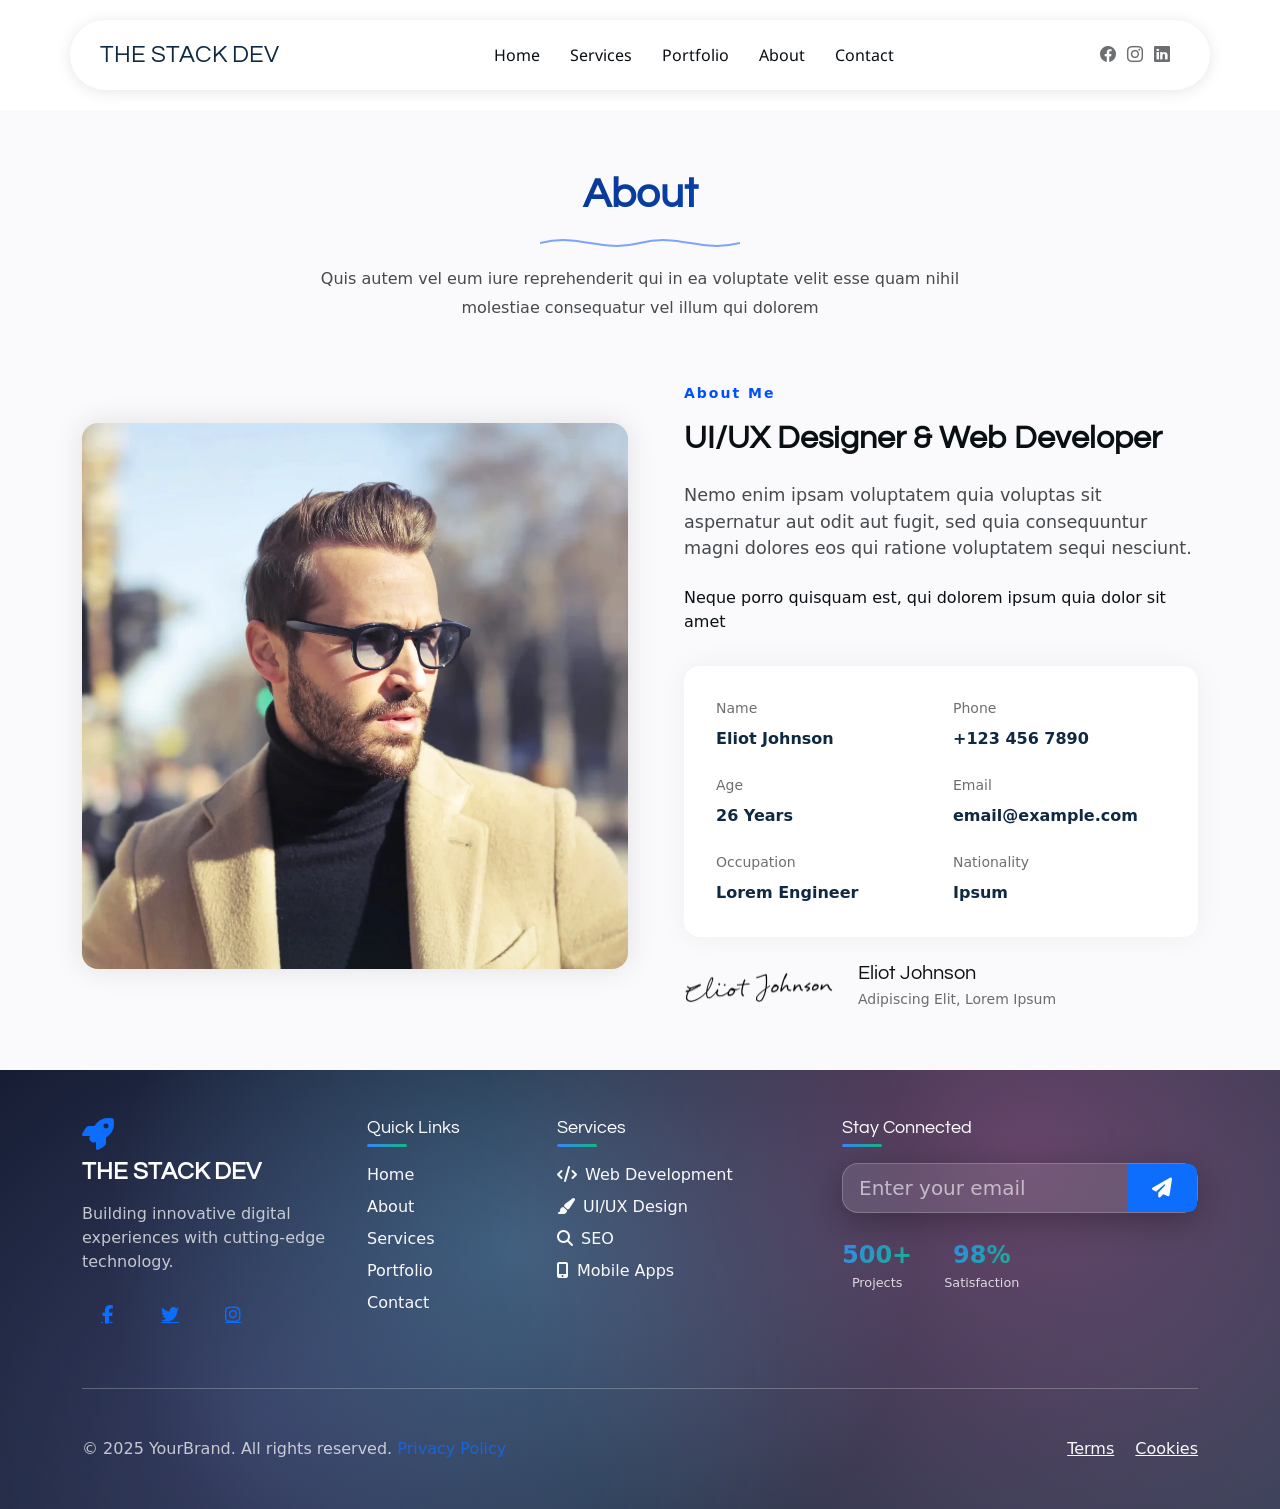
<file: about.html>
<!DOCTYPE html>
<html lang="en">

<head>
    <meta charset="utf-8">
    <meta content="width=device-width, initial-scale=1.0" name="viewport">
    <title>Index - EasyFolio Bootstrap Template</title>
    <meta name="description" content="">
    <meta name="keywords" content="">

    <!-- Favicons -->
    <link href="assets/img/favicon.png" rel="icon">
    <link href="assets/img/apple-touch-icon.png" rel="apple-touch-icon">

    <!-- Fonts -->
    <link href="https://fonts.googleapis.com" rel="preconnect">
    <link href="https://fonts.gstatic.com" rel="preconnect" crossorigin>
    <link
        href="https://fonts.googleapis.com/css2?family=Roboto:ital,wght@0,100;0,300;0,400;0,500;0,700;0,900;1,100;1,300;1,400;1,500;1,700;1,900&family=Noto+Sans:ital,wght@0,100;0,200;0,300;0,400;0,500;0,600;0,700;0,800;0,900;1,100;1,200;1,300;1,400;1,500;1,600;1,700;1,800;1,900&family=Questrial:wght@400&display=swap"
        rel="stylesheet">

    <!-- Vendor CSS Files -->
    <link href="assets/vendor/bootstrap/css/bootstrap.min.css" rel="stylesheet">
    <link href="assets/vendor/bootstrap-icons/bootstrap-icons.css" rel="stylesheet">
    <link href="assets/vendor/aos/aos.css" rel="stylesheet">
    <link href="assets/vendor/glightbox/css/glightbox.min.css" rel="stylesheet">
    <link href="assets/vendor/swiper/swiper-bundle.min.css" rel="stylesheet">

    <!-- Main CSS File -->
    <link href="assets/css/main.css" rel="stylesheet">
    <link href="https://cdn.jsdelivr.net/npm/bootstrap@5.3.3/dist/css/bootstrap.min.css" rel="stylesheet">
    <link href="https://cdnjs.cloudflare.com/ajax/libs/font-awesome/6.5.1/css/all.min.css" rel="stylesheet">
    <link href="https://cdnjs.cloudflare.com/ajax/libs/animate.css/4.1.1/animate.min.css" rel="stylesheet">
</head>

<body class="index-page">

    <header id="header" class="header d-flex align-items-center sticky-top">
        <div
            class="header-container container-fluid container-xl position-relative d-flex align-items-center justify-content-between">

            <a href="index.html" class="logo d-flex align-items-center me-auto me-xl-0" style="text-decoration: none;">
                <!-- Uncomment the line below if you also wish to use an image logo -->
                <!-- <img src="assets/img/logo.webp" alt=""> -->
                <h1 class="sitename">THE STACK DEV</h1>
            </a>

            <nav id="navmenu" class="navmenu">
                <ul>
                    <li><a href="./index.html" class="active">Home</a></li>
                    <li><a href="./service.html">Services</a></li>
                    <li><a href="./porfolio.html">Portfolio</a></li>
                    <li><a href="./about.html">About</a></li>
                    <li><a href="./contact.html">Contact</a></li>
                </ul>
                <i class="mobile-nav-toggle d-xl-none bi bi-list"></i>
            </nav>

            <div class="header-social-links">
                <a href="https://www.facebook.com/" class="facebook"><i class="bi bi-facebook"></i></a>
                <a href="https://www.instagram.com/" class="instagram"><i class="bi bi-instagram"></i></a>
                <a href="https://www.linkedin.com/" class="linkedin"><i class="bi bi-linkedin"></i></a>
            </div>

        </div>
    </header>

    <!-- About Section -->
    <section id="about" class="about section light-background">

        <!-- Section Title -->
        <div class="container section-title" data-aos="fade-up">
            <h2>About</h2>
            <div class="title-shape">
                <svg viewBox="0 0 200 20" xmlns="http://www.w3.org/2000/svg">
                    <path d="M 0,10 C 40,0 60,20 100,10 C 140,0 160,20 200,10" fill="none" stroke="currentColor"
                        stroke-width="2"></path>
                </svg>
            </div>
            <p>Quis autem vel eum iure reprehenderit qui in ea voluptate velit esse quam nihil molestiae consequatur vel
                illum qui dolorem</p>
        </div><!-- End Section Title -->

        <div class="container" data-aos="fade-up" data-aos-delay="100">

            <div class="row align-items-center">
                <div class="col-lg-6 position-relative" data-aos="fade-right" data-aos-delay="200">
                    <div class="about-image">
                        <img src="assets/img/profile/profile-square-2.webp" alt="Profile Image"
                            class="img-fluid rounded-4">
                    </div>
                </div>

                <div class="col-lg-6" data-aos="fade-left" data-aos-delay="300">
                    <div class="about-content">
                        <span class="subtitle">About Me</span>

                        <h2>UI/UX Designer &amp; Web Developer</h2>

                        <p class="lead mb-4">Nemo enim ipsam voluptatem quia voluptas sit aspernatur aut odit aut fugit,
                            sed quia
                            consequuntur magni dolores eos qui ratione voluptatem sequi nesciunt.</p>

                        <p class="mb-4">Neque porro quisquam est, qui dolorem ipsum quia dolor sit amet</p>

                        <div class="personal-info">
                            <div class="row g-4">
                                <div class="col-6">
                                    <div class="info-item">
                                        <span class="label">Name</span>
                                        <span class="value">Eliot Johnson</span>
                                    </div>
                                </div>

                                <div class="col-6">
                                    <div class="info-item">
                                        <span class="label">Phone</span>
                                        <span class="value">+123 456 7890</span>
                                    </div>
                                </div>

                                <div class="col-6">
                                    <div class="info-item">
                                        <span class="label">Age</span>
                                        <span class="value">26 Years</span>
                                    </div>
                                </div>

                                <div class="col-6">
                                    <div class="info-item">
                                        <span class="label">Email</span>
                                        <span class="value">email@example.com</span>
                                    </div>
                                </div>

                                <div class="col-6">
                                    <div class="info-item">
                                        <span class="label">Occupation</span>
                                        <span class="value">Lorem Engineer</span>
                                    </div>
                                </div>

                                <div class="col-6">
                                    <div class="info-item">
                                        <span class="label">Nationality</span>
                                        <span class="value">Ipsum</span>
                                    </div>
                                </div>
                            </div>
                        </div>

                        <div class="signature mt-4">
                            <div class="signature-image">
                                <img src="assets/img/misc/signature-1.webp" alt="" class="img-fluid">
                            </div>
                            <div class="signature-info">
                                <h4>Eliot Johnson</h4>
                                <p>Adipiscing Elit, Lorem Ipsum</p>
                            </div>
                        </div>
                    </div>
                </div>
            </div>

        </div>

    </section><!-- /About Section -->

    <!-- Footer -->
    <footer class="footer-modern position-relative overflow-hidden">
        <!-- Animated Background -->
        <div class="footer-bg-animation"></div>

        <div class="container py-5">
            <div class="row g-4">

                <!-- Brand Section -->
                <div class="col-lg-3 col-md-6">
                    <div class="footer-widget animate__animated animate__fadeInUp" data-wow-delay="0.1s">
                        <div class="brand-logo mb-3">
                            <i class="fas fa-rocket fa-2x text-primary mb-2"></i>
                            <h4 class="brand-name fw-bold">THE STACK DEV</h4>
                        </div>
                        <p class="text-light opacity-75 mb-3">
                            Building innovative digital experiences with cutting-edge technology.
                        </p>
                        <div class="social-links">
                            <a href="#"
                                class="btn-social btn-primary me-2 animate__animated animate__pulse animate__infinite animate__slower"><i
                                    class="fab fa-facebook-f"></i></a>
                            <a href="#" class="btn-social btn-info me-2"><i class="fab fa-twitter"></i></a>
                            <a href="#" class="btn-social btn-danger"><i class="fab fa-instagram"></i></a>
                        </div>
                    </div>
                </div>

                <!-- Quick Links -->
                <div class="col-lg-2 col-md-6">
                    <div class="footer-widget animate__animated animate__fadeInUp" data-wow-delay="0.2s">
                        <h6 class="widget-title text-white mb-4">Quick Links</h6>
                        <ul class="list-unstyled">
                            <li class="mb-2"><a href="./index.html"
                                    class="text-light text-decoration-none hover-link">Home</a>
                            </li>
                            <li class="mb-2"><a href="./about.html"
                                    class="text-light text-decoration-none hover-link">About</a>
                            </li>
                            <li class="mb-2"><a href="./service.html"
                                    class="text-light text-decoration-none hover-link">Services</a>
                            </li>
                            <li class="mb-2"><a href="./porfolio.html"
                                    class="text-light text-decoration-none hover-link">Portfolio</a></li>
                            <li class="mb-2"><a href="./contact.html" class="text-light text-decoration-none hover-link">Contact</a>
                            </li>
                        </ul>
                    </div>
                </div>

                <!-- Services -->
                <div class="col-lg-3 col-md-6">
                    <div class="footer-widget animate__animated animate__fadeInUp" data-wow-delay="0.3s">
                        <h6 class="widget-title text-white mb-4">Services</h6>
                        <ul class="list-unstyled">
                            <li class="mb-2"><a href="#" class="text-light text-decoration-none hover-link"><i
                                        class="fas fa-code me-2"></i>Web Development</a></li>
                            <li class="mb-2"><a href="#" class="text-light text-decoration-none hover-link"><i
                                        class="fas fa-paint-brush me-2"></i>UI/UX Design</a></li>
                            <li class="mb-2"><a href="#" class="text-light text-decoration-none hover-link"><i
                                        class="fas fa-search me-2"></i>SEO</a></li>
                            <li class="mb-2"><a href="#" class="text-light text-decoration-none hover-link"><i
                                        class="fas fa-mobile-alt me-2"></i>Mobile Apps</a></li>
                        </ul>
                    </div>
                </div>

                <!-- Newsletter & Feedback -->
                <div class="col-lg-4 col-md-6">
                    <div class="footer-widget animate__animated animate__fadeInUp" data-wow-delay="0.4s">
                        <h6 class="widget-title text-white mb-4">Stay Connected</h6>

                        <!-- Newsletter Form -->
                        <form id="newsletterForm" class="newsletter-form mb-4">
                            <div class="input-group input-group-lg glass-effect">
                                <input type="email" class="form-control border-0" placeholder="Enter your email"
                                    required>
                                <button class="btn btn-primary px-4" type="submit">
                                    <i class="fas fa-paper-plane"></i>
                                </button>
                            </div>
                            <div id="newsletterMsg" class="msg-text small mt-2"></div>
                        </form>

                        <!-- Quick Stats -->
                        <div class="stats-row">
                            <div class="stat-item">
                                <div class="stat-number">500+</div>
                                <div class="stat-label">Projects</div>
                            </div>
                            <div class="stat-item">
                                <div class="stat-number">98%</div>
                                <div class="stat-label">Satisfaction</div>
                            </div>
                        </div>
                    </div>
                </div>
            </div>

            <!-- Copyright -->
            <hr class="border-light opacity-25 my-5">
            <div class="row align-items-center">
                <div class="col-md-6">
                    <p class="text-light mb-0 opacity-75">
                        © 2025 YourBrand. All rights reserved.
                        <a href="#" class="text-primary text-decoration-none">Privacy Policy</a>
                    </p>
                </div>
                <div class="col-md-6 text-md-end">
                    <a href="#" class="text-light me-3 hover-link">Terms</a>
                    <a href="#" class="text-light hover-link">Cookies</a>
                </div>
            </div>
        </div>
    </footer>

    <!-- Scroll Top -->
    <a href="#" id="scroll-top" class="scroll-top d-flex align-items-center justify-content-center"><i
            class="bi bi-arrow-up-short"></i></a>

    <!-- Vendor JS Files -->
    <script src="assets/vendor/bootstrap/js/bootstrap.bundle.min.js"></script>
    <script src="assets/vendor/php-email-form/validate.js"></script>
    <script src="assets/vendor/aos/aos.js"></script>
    <script src="assets/vendor/waypoints/noframework.waypoints.js"></script>
    <script src="assets/vendor/glightbox/js/glightbox.min.js"></script>
    <script src="assets/vendor/imagesloaded/imagesloaded.pkgd.min.js"></script>
    <script src="assets/vendor/isotope-layout/isotope.pkgd.min.js"></script>
    <script src="assets/vendor/swiper/swiper-bundle.min.js"></script>

    <!-- Main JS File -->
    <script src="assets/js/main.js"></script>

    <!-- Scripts -->
    <script src="https://cdn.jsdelivr.net/npm/bootstrap@5.3.3/dist/js/bootstrap.bundle.min.js"></script>
    <script src="https://cdnjs.cloudflare.com/ajax/libs/wow/1.1.2/wow.min.js"></script>
    <script>
        // Initialize WOW animations
        new WOW().init();

        // Newsletter form handler
        document.getElementById('newsletterForm').addEventListener('submit', function (e) {
            e.preventDefault();
            const msg = document.getElementById('newsletterMsg');
            msg.textContent = '✓ Thank you for subscribing!';
            msg.className = 'msg-text small mt-2 text-success animate__animated animate__bounceIn';
            this.reset();
        });
    </script>

</body>

</html>
</file>
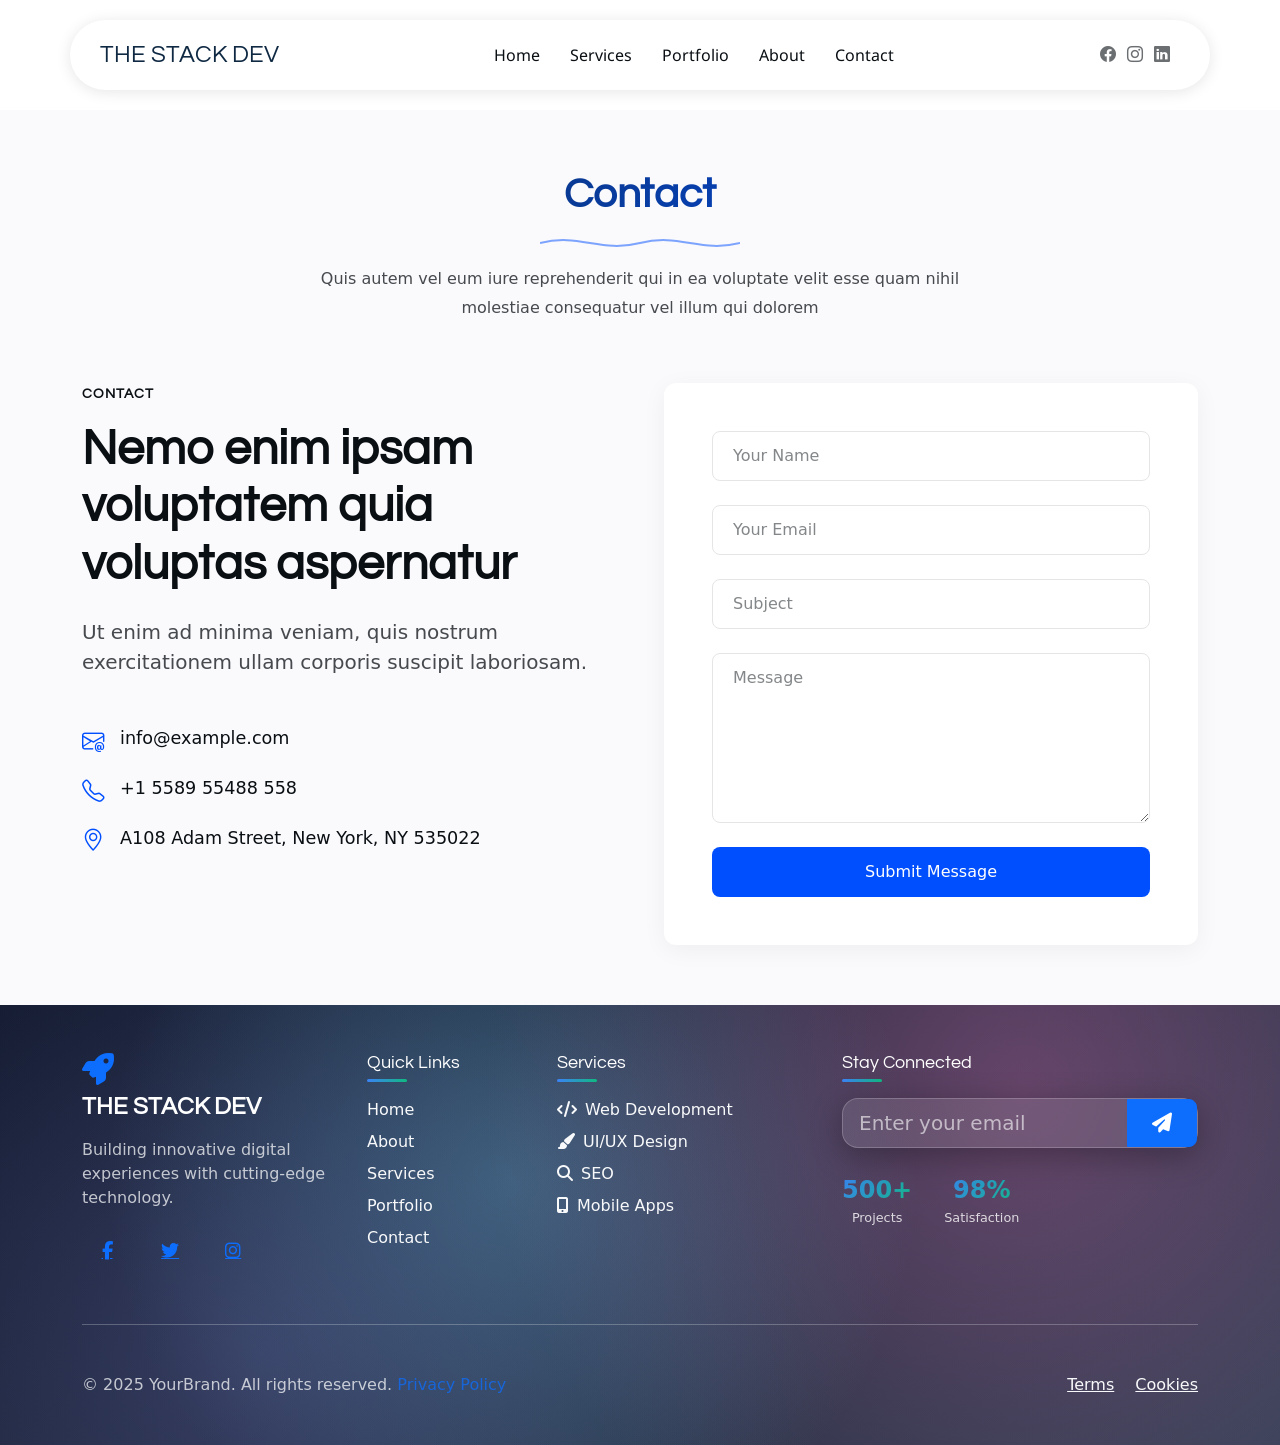
<file: contact.html>
<!DOCTYPE html>
<html lang="en">

<head>
    <meta charset="utf-8">
    <meta content="width=device-width, initial-scale=1.0" name="viewport">
    <title>Index - EasyFolio Bootstrap Template</title>
    <meta name="description" content="">
    <meta name="keywords" content="">

    <!-- Favicons -->
    <link href="assets/img/favicon.png" rel="icon">
    <link href="assets/img/apple-touch-icon.png" rel="apple-touch-icon">

    <!-- Fonts -->
    <link href="https://fonts.googleapis.com" rel="preconnect">
    <link href="https://fonts.gstatic.com" rel="preconnect" crossorigin>
    <link
        href="https://fonts.googleapis.com/css2?family=Roboto:ital,wght@0,100;0,300;0,400;0,500;0,700;0,900;1,100;1,300;1,400;1,500;1,700;1,900&family=Noto+Sans:ital,wght@0,100;0,200;0,300;0,400;0,500;0,600;0,700;0,800;0,900;1,100;1,200;1,300;1,400;1,500;1,600;1,700;1,800;1,900&family=Questrial:wght@400&display=swap"
        rel="stylesheet">

    <!-- Vendor CSS Files -->
    <link href="assets/vendor/bootstrap/css/bootstrap.min.css" rel="stylesheet">
    <link href="assets/vendor/bootstrap-icons/bootstrap-icons.css" rel="stylesheet">
    <link href="assets/vendor/aos/aos.css" rel="stylesheet">
    <link href="assets/vendor/glightbox/css/glightbox.min.css" rel="stylesheet">
    <link href="assets/vendor/swiper/swiper-bundle.min.css" rel="stylesheet">

    <!-- Main CSS File -->
    <link href="assets/css/main.css" rel="stylesheet">
    <link href="https://cdn.jsdelivr.net/npm/bootstrap@5.3.3/dist/css/bootstrap.min.css" rel="stylesheet">
    <link href="https://cdnjs.cloudflare.com/ajax/libs/font-awesome/6.5.1/css/all.min.css" rel="stylesheet">
    <link href="https://cdnjs.cloudflare.com/ajax/libs/animate.css/4.1.1/animate.min.css" rel="stylesheet">
</head>

<body class="index-page">

    <header id="header" class="header d-flex align-items-center sticky-top">
        <div
            class="header-container container-fluid container-xl position-relative d-flex align-items-center justify-content-between">

            <a href="index.html" class="logo d-flex align-items-center me-auto me-xl-0" style="text-decoration: none;">
                <!-- Uncomment the line below if you also wish to use an image logo -->
                <!-- <img src="assets/img/logo.webp" alt=""> -->
                <h1 class="sitename">THE STACK DEV</h1>
            </a>

            <nav id="navmenu" class="navmenu">
                <ul>
                    <li><a href="./index.html" class="active">Home</a></li>
                    <li><a href="./service.html">Services</a></li>
                    <li><a href="./porfolio.html">Portfolio</a></li>
                    <li><a href="./about.html">About</a></li>
                    <li><a href="./contact.html">Contact</a></li>
                </ul>
                <i class="mobile-nav-toggle d-xl-none bi bi-list"></i>
            </nav>

            <div class="header-social-links">
                <a href="https://www.facebook.com/" class="facebook"><i class="bi bi-facebook"></i></a>
                <a href="https://www.instagram.com/" class="instagram"><i class="bi bi-instagram"></i></a>
                <a href="https://www.linkedin.com/" class="linkedin"><i class="bi bi-linkedin"></i></a>
            </div>

        </div>
    </header>

    <!-- Contact Section -->
    <section id="contact" class="contact section light-background">

        <!-- Section Title -->
        <div class="container section-title" data-aos="fade-up">
            <h2>Contact</h2>
            <div class="title-shape">
                <svg viewBox="0 0 200 20" xmlns="http://www.w3.org/2000/svg">
                    <path d="M 0,10 C 40,0 60,20 100,10 C 140,0 160,20 200,10" fill="none" stroke="currentColor"
                        stroke-width="2"></path>
                </svg>
            </div>
            <p>Quis autem vel eum iure reprehenderit qui in ea voluptate velit esse quam nihil molestiae consequatur vel
                illum qui dolorem</p>
        </div><!-- End Section Title -->

        <div class="container" data-aos="fade-up" data-aos-delay="100">

            <div class="row g-5">
                <div class="col-lg-6">
                    <div class="content" data-aos="fade-up" data-aos-delay="200">
                        <div class="section-category mb-3">Contact</div>
                        <h2 class="display-5 mb-4">Nemo enim ipsam voluptatem quia voluptas aspernatur</h2>
                        <p class="lead mb-4">Ut enim ad minima veniam, quis nostrum exercitationem ullam corporis
                            suscipit laboriosam.</p>

                        <div class="contact-info mt-5">
                            <div class="info-item d-flex mb-3">
                                <i class="bi bi-envelope-at me-3"></i>
                                <span>info@example.com</span>
                            </div>

                            <div class="info-item d-flex mb-3">
                                <i class="bi bi-telephone me-3"></i>
                                <span>+1 5589 55488 558</span>
                            </div>

                            <div class="info-item d-flex mb-4">
                                <i class="bi bi-geo-alt me-3"></i>
                                <span>A108 Adam Street, New York, NY 535022</span>
                            </div>

                            <!-- <a href="#" class="map-link d-inline-flex align-items-center">
                                Open Map
                                <i class="bi bi-arrow-right ms-2"></i>
                            </a> -->
                        </div>
                    </div>
                </div>

                <div class="col-lg-6">
                    <div class="contact-form card" data-aos="fade-up" data-aos-delay="300">
                        <div class="card-body p-4 p-lg-5">

                            <form action="forms/contact.php" method="post" class="php-email-form">
                                <div class="row gy-4">

                                    <div class="col-12">
                                        <input type="text" name="name" class="form-control" placeholder="Your Name"
                                            required="">
                                    </div>

                                    <div class="col-12 ">
                                        <input type="email" class="form-control" name="email" placeholder="Your Email"
                                            required="">
                                    </div>

                                    <div class="col-12">
                                        <input type="text" class="form-control" name="subject" placeholder="Subject"
                                            required="">
                                    </div>

                                    <div class="col-12">
                                        <textarea class="form-control" name="message" rows="6" placeholder="Message"
                                            required=""></textarea>
                                    </div>

                                    <div class="col-12 text-center">
                                        <div class="loading">Loading</div>
                                        <div class="error-message"></div>
                                        <div class="sent-message">Your message has been sent. Thank you!</div>

                                        <button type="submit" class="btn btn-submit w-100">Submit Message</button>
                                    </div>

                                </div>
                            </form>

                        </div>
                    </div>
                </div>

            </div>

        </div>

    </section><!-- /Contact Section -->

    <!-- Footer -->
    <footer class="footer-modern position-relative overflow-hidden">
        <!-- Animated Background -->
        <div class="footer-bg-animation"></div>

        <div class="container py-5">
            <div class="row g-4">

                <!-- Brand Section -->
                <div class="col-lg-3 col-md-6">
                    <div class="footer-widget animate__animated animate__fadeInUp" data-wow-delay="0.1s">
                        <div class="brand-logo mb-3">
                            <i class="fas fa-rocket fa-2x text-primary mb-2"></i>
                            <h4 class="brand-name fw-bold">THE STACK DEV</h4>
                        </div>
                        <p class="text-light opacity-75 mb-3">
                            Building innovative digital experiences with cutting-edge technology.
                        </p>
                        <div class="social-links">
                            <a href="#"
                                class="btn-social btn-primary me-2 animate__animated animate__pulse animate__infinite animate__slower"><i
                                    class="fab fa-facebook-f"></i></a>
                            <a href="#" class="btn-social btn-info me-2"><i class="fab fa-twitter"></i></a>
                            <a href="#" class="btn-social btn-danger"><i class="fab fa-instagram"></i></a>
                        </div>
                    </div>
                </div>

                <!-- Quick Links -->
                <div class="col-lg-2 col-md-6">
                    <div class="footer-widget animate__animated animate__fadeInUp" data-wow-delay="0.2s">
                        <h6 class="widget-title text-white mb-4">Quick Links</h6>
                        <ul class="list-unstyled">
                            <li class="mb-2"><a href="./index.html" class="text-light text-decoration-none hover-link">Home</a>
                            </li>
                            <li class="mb-2"><a href="./about.html" class="text-light text-decoration-none hover-link">About</a>
                            </li>
                            <li class="mb-2"><a href="./service.html" class="text-light text-decoration-none hover-link">Services</a>
                            </li>
                            <li class="mb-2"><a href="./porfolio.html"
                                    class="text-light text-decoration-none hover-link">Portfolio</a></li>
                            <li class="mb-2"><a href="./contact.html" class="text-light text-decoration-none hover-link">Contact</a>
                            </li>
                        </ul>
                    </div>
                </div>

                <!-- Services -->
                <div class="col-lg-3 col-md-6">
                    <div class="footer-widget animate__animated animate__fadeInUp" data-wow-delay="0.3s">
                        <h6 class="widget-title text-white mb-4">Services</h6>
                        <ul class="list-unstyled">
                            <li class="mb-2"><a href="#" class="text-light text-decoration-none hover-link"><i
                                        class="fas fa-code me-2"></i>Web Development</a></li>
                            <li class="mb-2"><a href="#" class="text-light text-decoration-none hover-link"><i
                                        class="fas fa-paint-brush me-2"></i>UI/UX Design</a></li>
                            <li class="mb-2"><a href="#" class="text-light text-decoration-none hover-link"><i
                                        class="fas fa-search me-2"></i>SEO</a></li>
                            <li class="mb-2"><a href="#" class="text-light text-decoration-none hover-link"><i
                                        class="fas fa-mobile-alt me-2"></i>Mobile Apps</a></li>
                        </ul>
                    </div>
                </div>

                <!-- Newsletter & Feedback -->
                <div class="col-lg-4 col-md-6">
                    <div class="footer-widget animate__animated animate__fadeInUp" data-wow-delay="0.4s">
                        <h6 class="widget-title text-white mb-4">Stay Connected</h6>

                        <!-- Newsletter Form -->
                        <form id="newsletterForm" class="newsletter-form mb-4">
                            <div class="input-group input-group-lg glass-effect">
                                <input type="email" class="form-control border-0" placeholder="Enter your email"
                                    required>
                                <button class="btn btn-primary px-4" type="submit">
                                    <i class="fas fa-paper-plane"></i>
                                </button>
                            </div>
                            <div id="newsletterMsg" class="msg-text small mt-2"></div>
                        </form>

                        <!-- Quick Stats -->
                        <div class="stats-row">
                            <div class="stat-item">
                                <div class="stat-number">500+</div>
                                <div class="stat-label">Projects</div>
                            </div>
                            <div class="stat-item">
                                <div class="stat-number">98%</div>
                                <div class="stat-label">Satisfaction</div>
                            </div>
                        </div>
                    </div>
                </div>
            </div>

            <!-- Copyright -->
            <hr class="border-light opacity-25 my-5">
            <div class="row align-items-center">
                <div class="col-md-6">
                    <p class="text-light mb-0 opacity-75">
                        © 2025 YourBrand. All rights reserved.
                        <a href="#" class="text-primary text-decoration-none">Privacy Policy</a>
                    </p>
                </div>
                <div class="col-md-6 text-md-end">
                    <a href="#" class="text-light me-3 hover-link">Terms</a>
                    <a href="#" class="text-light hover-link">Cookies</a>
                </div>
            </div>
        </div>
    </footer>

    <!-- Scroll Top -->
    <a href="#" id="scroll-top" class="scroll-top d-flex align-items-center justify-content-center"><i
            class="bi bi-arrow-up-short"></i></a>


    <!-- Vendor JS Files -->
    <script src="assets/vendor/bootstrap/js/bootstrap.bundle.min.js"></script>
    <script src="assets/vendor/php-email-form/validate.js"></script>
    <script src="assets/vendor/aos/aos.js"></script>
    <script src="assets/vendor/waypoints/noframework.waypoints.js"></script>
    <script src="assets/vendor/glightbox/js/glightbox.min.js"></script>
    <script src="assets/vendor/imagesloaded/imagesloaded.pkgd.min.js"></script>
    <script src="assets/vendor/isotope-layout/isotope.pkgd.min.js"></script>
    <script src="assets/vendor/swiper/swiper-bundle.min.js"></script>

    <!-- Main JS File -->
    <script src="assets/js/main.js"></script>

    <!-- Scripts -->
    <script src="https://cdn.jsdelivr.net/npm/bootstrap@5.3.3/dist/js/bootstrap.bundle.min.js"></script>
    <script src="https://cdnjs.cloudflare.com/ajax/libs/wow/1.1.2/wow.min.js"></script>
    <script>
        // Initialize WOW animations
        new WOW().init();

        // Newsletter form handler
        document.getElementById('newsletterForm').addEventListener('submit', function (e) {
            e.preventDefault();
            const msg = document.getElementById('newsletterMsg');
            msg.textContent = '✓ Thank you for subscribing!';
            msg.className = 'msg-text small mt-2 text-success animate__animated animate__bounceIn';
            this.reset();
        });
    </script>

</body>

</html>
</file>
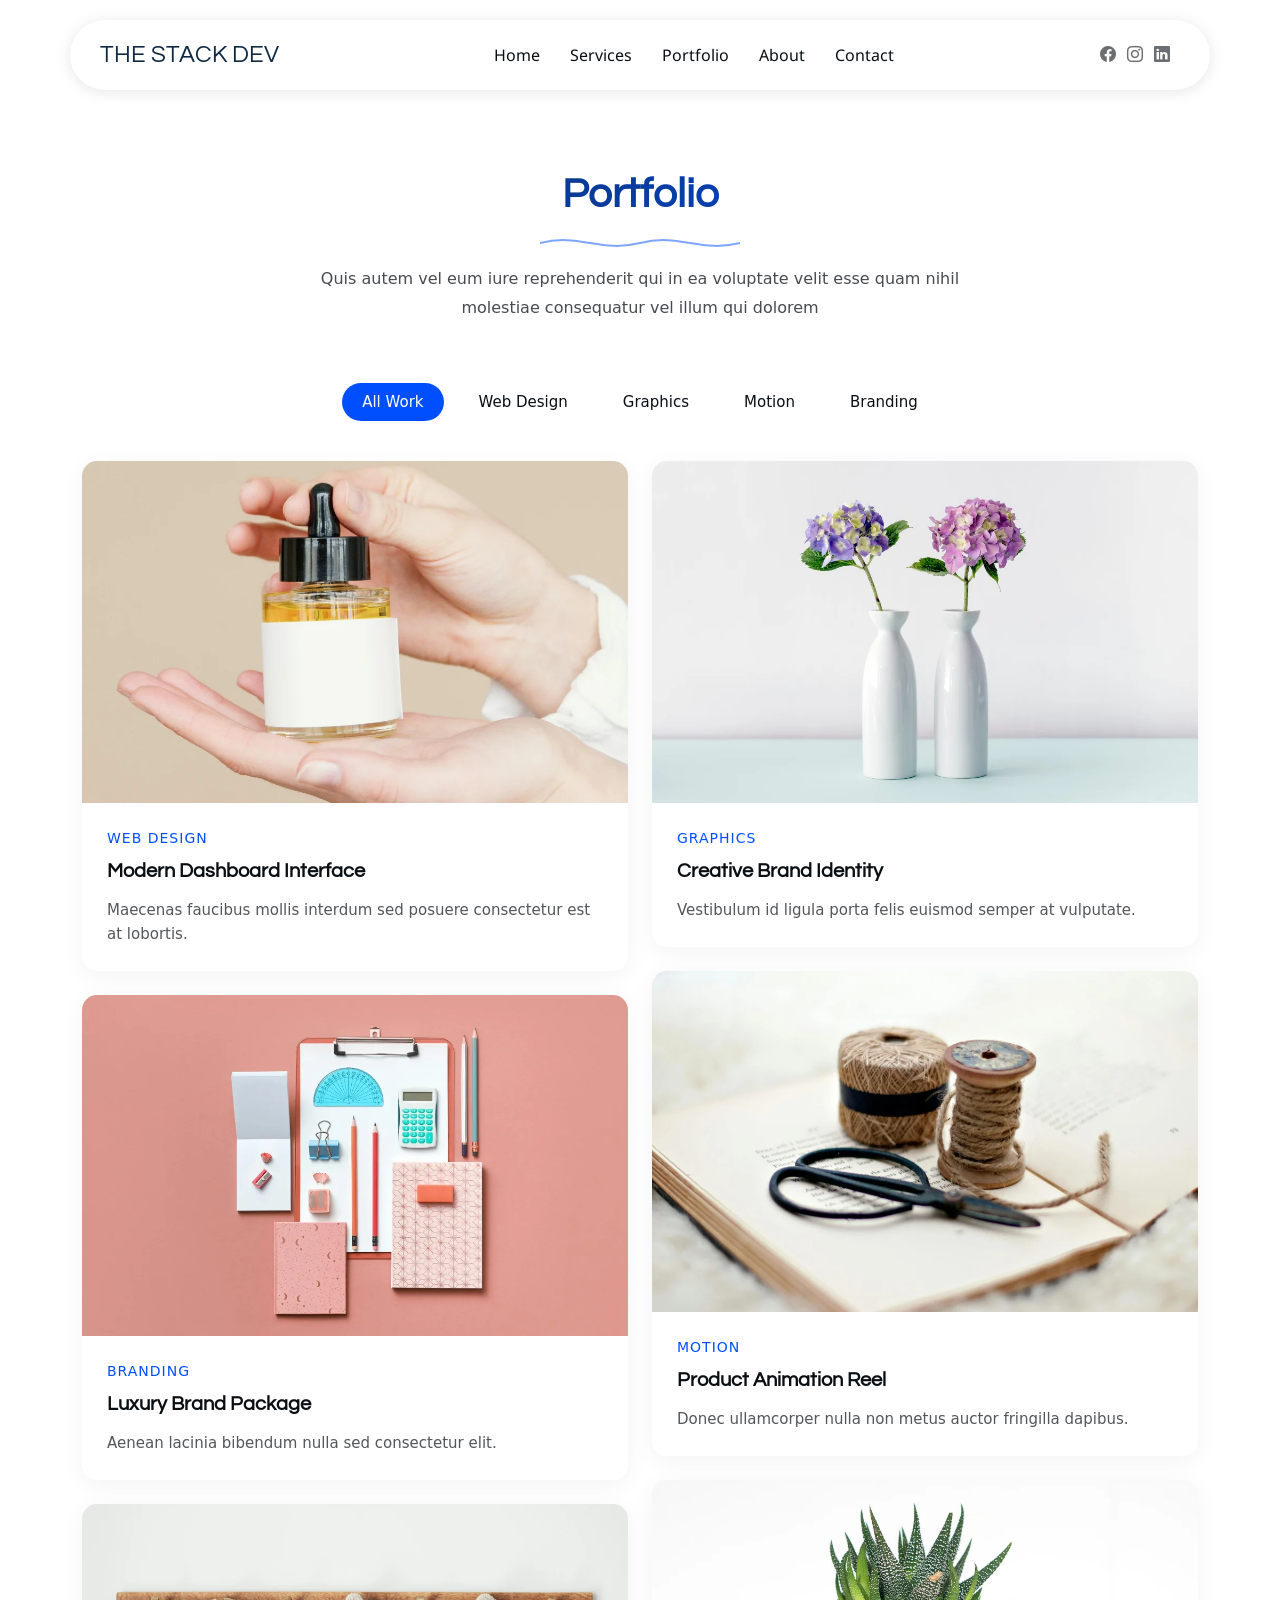
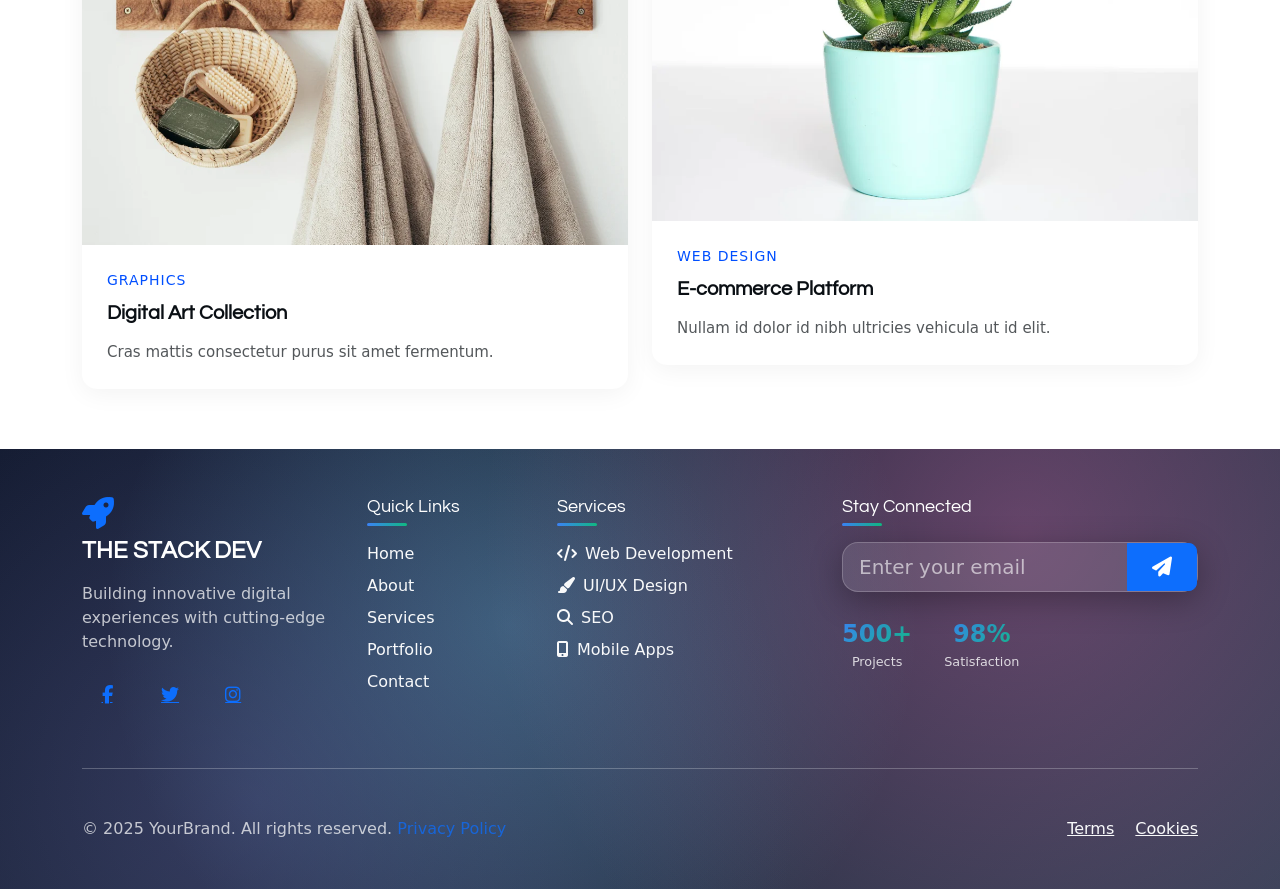
<file: porfolio.html>
<!DOCTYPE html>
<html lang="en">

<head>
    <meta charset="utf-8">
    <meta content="width=device-width, initial-scale=1.0" name="viewport">
    <title>Index - EasyFolio Bootstrap Template</title>
    <meta name="description" content="">
    <meta name="keywords" content="">

    <!-- Favicons -->
    <link href="assets/img/favicon.png" rel="icon">
    <link href="assets/img/apple-touch-icon.png" rel="apple-touch-icon">

    <!-- Fonts -->
    <link href="https://fonts.googleapis.com" rel="preconnect">
    <link href="https://fonts.gstatic.com" rel="preconnect" crossorigin>
    <link
        href="https://fonts.googleapis.com/css2?family=Roboto:ital,wght@0,100;0,300;0,400;0,500;0,700;0,900;1,100;1,300;1,400;1,500;1,700;1,900&family=Noto+Sans:ital,wght@0,100;0,200;0,300;0,400;0,500;0,600;0,700;0,800;0,900;1,100;1,200;1,300;1,400;1,500;1,600;1,700;1,800;1,900&family=Questrial:wght@400&display=swap"
        rel="stylesheet">

    <!-- Vendor CSS Files -->
    <link href="assets/vendor/bootstrap/css/bootstrap.min.css" rel="stylesheet">
    <link href="assets/vendor/bootstrap-icons/bootstrap-icons.css" rel="stylesheet">
    <link href="assets/vendor/aos/aos.css" rel="stylesheet">
    <link href="assets/vendor/glightbox/css/glightbox.min.css" rel="stylesheet">
    <link href="assets/vendor/swiper/swiper-bundle.min.css" rel="stylesheet">

    <!-- Main CSS File -->
    <link href="assets/css/main.css" rel="stylesheet">
    <link href="https://cdn.jsdelivr.net/npm/bootstrap@5.3.3/dist/css/bootstrap.min.css" rel="stylesheet">
    <link href="https://cdnjs.cloudflare.com/ajax/libs/font-awesome/6.5.1/css/all.min.css" rel="stylesheet">
    <link href="https://cdnjs.cloudflare.com/ajax/libs/animate.css/4.1.1/animate.min.css" rel="stylesheet">
</head>

<body class="index-page">
    <header id="header" class="header d-flex align-items-center sticky-top">
        <div
            class="header-container container-fluid container-xl position-relative d-flex align-items-center justify-content-between">

            <a href="./index.html" class="logo d-flex align-items-center me-auto me-xl-0" style="text-decoration: none;">
                <!-- Uncomment the line below if you also wish to use an image logo -->
                <!-- <img src="assets/img/logo.webp" alt=""> -->
                <h1 class="sitename">THE STACK DEV</h1>
            </a>

            <nav id="navmenu" class="navmenu">
                <ul>
                    <li><a href="./index.html" class="active">Home</a></li>
                    <li><a href="./service.html">Services</a></li>
                    <li><a href="./porfolio.html">Portfolio</a></li>
                    <li><a href="./about.html">About</a></li>
                    <li><a href="./contact.html">Contact</a></li>
                </ul>
                <i class="mobile-nav-toggle d-xl-none bi bi-list"></i>
            </nav>

            <div class="header-social-links">
                <a href="https://www.facebook.com/" class="facebook"><i class="bi bi-facebook"></i></a>
                <a href="https://www.instagram.com/" class="instagram"><i class="bi bi-instagram"></i></a>
                <a href="https://www.linkedin.com/" class="linkedin"><i class="bi bi-linkedin"></i></a>
            </div>

        </div>
    </header>


    <!-- Portfolio Section -->
    <section id="portfolio" class="portfolio section">

        <!-- Section Title -->
        <div class="container section-title" data-aos="fade-up">
            <h2>Portfolio</h2>
            <div class="title-shape">
                <svg viewBox="0 0 200 20" xmlns="http://www.w3.org/2000/svg">
                    <path d="M 0,10 C 40,0 60,20 100,10 C 140,0 160,20 200,10" fill="none" stroke="currentColor"
                        stroke-width="2"></path>
                </svg>
            </div>
            <p>Quis autem vel eum iure reprehenderit qui in ea voluptate velit esse quam nihil molestiae consequatur vel
                illum qui dolorem</p>
        </div><!-- End Section Title -->

        <div class="container" data-aos="fade-up" data-aos-delay="100">

            <div class="isotope-layout" data-default-filter="*" data-layout="masonry" data-sort="original-order">

                <div class="portfolio-filters-container" data-aos="fade-up" data-aos-delay="200">
                    <ul class="portfolio-filters isotope-filters">
                        <li data-filter="*" class="filter-active">All Work</li>
                        <li data-filter=".filter-web">Web Design</li>
                        <li data-filter=".filter-graphics">Graphics</li>
                        <li data-filter=".filter-motion">Motion</li>
                        <li data-filter=".filter-brand">Branding</li>
                    </ul>
                </div>

                <div class="row g-4 isotope-container" data-aos="fade-up" data-aos-delay="300">

                    <div class="col-lg-6 col-md-6 portfolio-item isotope-item filter-web">
                        <div class="portfolio-card">
                            <div class="portfolio-image">
                                <img src="assets/img/portfolio/portfolio-1.webp" class="img-fluid" alt=""
                                    loading="lazy">
                                <div class="portfolio-overlay">
                                    <div class="portfolio-actions">
                                        <a href="assets/img/portfolio/portfolio-1.webp" class="glightbox preview-link"
                                            data-gallery="portfolio-gallery-web"><i class="bi bi-eye"></i></a>
                                        <a href="portfolio-details.html" class="details-link"><i
                                                class="bi bi-arrow-right"></i></a>
                                    </div>
                                </div>
                            </div>
                            <div class="portfolio-content">
                                <span class="category">Web Design</span>
                                <h3>Modern Dashboard Interface</h3>
                                <p>Maecenas faucibus mollis interdum sed posuere consectetur est at lobortis.</p>
                            </div>
                        </div>
                    </div><!-- End Portfolio Item -->

                    <div class="col-lg-6 col-md-6 portfolio-item isotope-item filter-graphics">
                        <div class="portfolio-card">
                            <div class="portfolio-image">
                                <img src="assets/img/portfolio/portfolio-10.webp" class="img-fluid" alt=""
                                    loading="lazy">
                                <div class="portfolio-overlay">
                                    <div class="portfolio-actions">
                                        <a href="assets/img/portfolio/portfolio-10.webp" class="glightbox preview-link"
                                            data-gallery="portfolio-gallery-graphics"><i class="bi bi-eye"></i></a>
                                        <a href="portfolio-details.html" class="details-link"><i
                                                class="bi bi-arrow-right"></i></a>
                                    </div>
                                </div>
                            </div>
                            <div class="portfolio-content">
                                <span class="category">Graphics</span>
                                <h3>Creative Brand Identity</h3>
                                <p>Vestibulum id ligula porta felis euismod semper at vulputate.</p>
                            </div>
                        </div>
                    </div><!-- End Portfolio Item -->

                    <div class="col-lg-6 col-md-6 portfolio-item isotope-item filter-motion">
                        <div class="portfolio-card">
                            <div class="portfolio-image">
                                <img src="assets/img/portfolio/portfolio-7.webp" class="img-fluid" alt=""
                                    loading="lazy">
                                <div class="portfolio-overlay">
                                    <div class="portfolio-actions">
                                        <a href="assets/img/portfolio/portfolio-7.webp" class="glightbox preview-link"
                                            data-gallery="portfolio-gallery-motion"><i class="bi bi-eye"></i></a>
                                        <a href="portfolio-details.html" class="details-link"><i
                                                class="bi bi-arrow-right"></i></a>
                                    </div>
                                </div>
                            </div>
                            <div class="portfolio-content">
                                <span class="category">Motion</span>
                                <h3>Product Animation Reel</h3>
                                <p>Donec ullamcorper nulla non metus auctor fringilla dapibus.</p>
                            </div>
                        </div>
                    </div><!-- End Portfolio Item -->

                    <div class="col-lg-6 col-md-6 portfolio-item isotope-item filter-brand">
                        <div class="portfolio-card">
                            <div class="portfolio-image">
                                <img src="assets/img/portfolio/portfolio-4.webp" class="img-fluid" alt=""
                                    loading="lazy">
                                <div class="portfolio-overlay">
                                    <div class="portfolio-actions">
                                        <a href="assets/img/portfolio/portfolio-4.webp" class="glightbox preview-link"
                                            data-gallery="portfolio-gallery-brand"><i class="bi bi-eye"></i></a>
                                        <a href="portfolio-details.html" class="details-link"><i
                                                class="bi bi-arrow-right"></i></a>
                                    </div>
                                </div>
                            </div>
                            <div class="portfolio-content">
                                <span class="category">Branding</span>
                                <h3>Luxury Brand Package</h3>
                                <p>Aenean lacinia bibendum nulla sed consectetur elit.</p>
                            </div>
                        </div>
                    </div><!-- End Portfolio Item -->

                    <div class="col-lg-6 col-md-6 portfolio-item isotope-item filter-web">
                        <div class="portfolio-card">
                            <div class="portfolio-image">
                                <img src="assets/img/portfolio/portfolio-2.webp" class="img-fluid" alt=""
                                    loading="lazy">
                                <div class="portfolio-overlay">
                                    <div class="portfolio-actions">
                                        <a href="assets/img/portfolio/portfolio-2.webp" class="glightbox preview-link"
                                            data-gallery="portfolio-gallery-web"><i class="bi bi-eye"></i></a>
                                        <a href="portfolio-details.html" class="details-link"><i
                                                class="bi bi-arrow-right"></i></a>
                                    </div>
                                </div>
                            </div>
                            <div class="portfolio-content">
                                <span class="category">Web Design</span>
                                <h3>E-commerce Platform</h3>
                                <p>Nullam id dolor id nibh ultricies vehicula ut id elit.</p>
                            </div>
                        </div>
                    </div><!-- End Portfolio Item -->

                    <div class="col-lg-6 col-md-6 portfolio-item isotope-item filter-graphics">
                        <div class="portfolio-card">
                            <div class="portfolio-image">
                                <img src="assets/img/portfolio/portfolio-11.webp" class="img-fluid" alt=""
                                    loading="lazy">
                                <div class="portfolio-overlay">
                                    <div class="portfolio-actions">
                                        <a href="assets/img/portfolio/portfolio-11.webp" class="glightbox preview-link"
                                            data-gallery="portfolio-gallery-graphics"><i class="bi bi-eye"></i></a>
                                        <a href="portfolio-details.html" class="details-link"><i
                                                class="bi bi-arrow-right"></i></a>
                                    </div>
                                </div>
                            </div>
                            <div class="portfolio-content">
                                <span class="category">Graphics</span>
                                <h3>Digital Art Collection</h3>
                                <p>Cras mattis consectetur purus sit amet fermentum.</p>
                            </div>
                        </div>
                    </div><!-- End Portfolio Item -->

                </div><!-- End Portfolio Container -->

            </div>

        </div>

    </section><!-- /Portfolio Section -->


    <!-- Footer -->
    <footer class="footer-modern position-relative overflow-hidden">
        <!-- Animated Background -->
        <div class="footer-bg-animation"></div>

        <div class="container py-5">
            <div class="row g-4">

                <!-- Brand Section -->
                <div class="col-lg-3 col-md-6">
                    <div class="footer-widget animate__animated animate__fadeInUp" data-wow-delay="0.1s">
                        <div class="brand-logo mb-3">
                            <i class="fas fa-rocket fa-2x text-primary mb-2"></i>
                            <h4 class="brand-name fw-bold">THE STACK DEV</h4>
                        </div>
                        <p class="text-light opacity-75 mb-3">
                            Building innovative digital experiences with cutting-edge technology.
                        </p>
                        <div class="social-links">
                            <a href="#"
                                class="btn-social btn-primary me-2 animate__animated animate__pulse animate__infinite animate__slower"><i
                                    class="fab fa-facebook-f"></i></a>
                            <a href="#" class="btn-social btn-info me-2"><i class="fab fa-twitter"></i></a>
                            <a href="#" class="btn-social btn-danger"><i class="fab fa-instagram"></i></a>
                        </div>
                    </div>
                </div>

                <!-- Quick Links -->
                <div class="col-lg-2 col-md-6">
                    <div class="footer-widget animate__animated animate__fadeInUp" data-wow-delay="0.2s">
                        <h6 class="widget-title text-white mb-4">Quick Links</h6>
                        <ul class="list-unstyled">
                            <li class="mb-2"><a href="./index.html" class="text-light text-decoration-none hover-link">Home</a>
                            </li>
                            <li class="mb-2"><a href="./about.html" class="text-light text-decoration-none hover-link">About</a>
                            </li>
                            <li class="mb-2"><a href="./service.html" class="text-light text-decoration-none hover-link">Services</a>
                            </li>
                            <li class="mb-2"><a href="./porfolio.html"
                                    class="text-light text-decoration-none hover-link">Portfolio</a></li>
                            <li class="mb-2"><a href="./contact.html" class="text-light text-decoration-none hover-link">Contact</a>
                            </li>
                        </ul>
                    </div>
                </div>

                <!-- Services -->
                <div class="col-lg-3 col-md-6">
                    <div class="footer-widget animate__animated animate__fadeInUp" data-wow-delay="0.3s">
                        <h6 class="widget-title text-white mb-4">Services</h6>
                        <ul class="list-unstyled">
                            <li class="mb-2"><a href="#" class="text-light text-decoration-none hover-link"><i
                                        class="fas fa-code me-2"></i>Web Development</a></li>
                            <li class="mb-2"><a href="#" class="text-light text-decoration-none hover-link"><i
                                        class="fas fa-paint-brush me-2"></i>UI/UX Design</a></li>
                            <li class="mb-2"><a href="#" class="text-light text-decoration-none hover-link"><i
                                        class="fas fa-search me-2"></i>SEO</a></li>
                            <li class="mb-2"><a href="#" class="text-light text-decoration-none hover-link"><i
                                        class="fas fa-mobile-alt me-2"></i>Mobile Apps</a></li>
                        </ul>
                    </div>
                </div>

                <!-- Newsletter & Feedback -->
                <div class="col-lg-4 col-md-6">
                    <div class="footer-widget animate__animated animate__fadeInUp" data-wow-delay="0.4s">
                        <h6 class="widget-title text-white mb-4">Stay Connected</h6>

                        <!-- Newsletter Form -->
                        <form id="newsletterForm" class="newsletter-form mb-4">
                            <div class="input-group input-group-lg glass-effect">
                                <input type="email" class="form-control border-0" placeholder="Enter your email"
                                    required>
                                <button class="btn btn-primary px-4" type="submit">
                                    <i class="fas fa-paper-plane"></i>
                                </button>
                            </div>
                            <div id="newsletterMsg" class="msg-text small mt-2"></div>
                        </form>

                        <!-- Quick Stats -->
                        <div class="stats-row">
                            <div class="stat-item">
                                <div class="stat-number">500+</div>
                                <div class="stat-label">Projects</div>
                            </div>
                            <div class="stat-item">
                                <div class="stat-number">98%</div>
                                <div class="stat-label">Satisfaction</div>
                            </div>
                        </div>
                    </div>
                </div>
            </div>

            <!-- Copyright -->
            <hr class="border-light opacity-25 my-5">
            <div class="row align-items-center">
                <div class="col-md-6">
                    <p class="text-light mb-0 opacity-75">
                        © 2025 YourBrand. All rights reserved.
                        <a href="#" class="text-primary text-decoration-none">Privacy Policy</a>
                    </p>
                </div>
                <div class="col-md-6 text-md-end">
                    <a href="#" class="text-light me-3 hover-link">Terms</a>
                    <a href="#" class="text-light hover-link">Cookies</a>
                </div>
            </div>
        </div>
    </footer>

    <!-- Scroll Top -->
    <a href="#" id="scroll-top" class="scroll-top d-flex align-items-center justify-content-center"><i
            class="bi bi-arrow-up-short"></i></a>


    <!-- Vendor JS Files -->
    <script src="assets/vendor/bootstrap/js/bootstrap.bundle.min.js"></script>
    <script src="assets/vendor/php-email-form/validate.js"></script>
    <script src="assets/vendor/aos/aos.js"></script>
    <script src="assets/vendor/waypoints/noframework.waypoints.js"></script>
    <script src="assets/vendor/glightbox/js/glightbox.min.js"></script>
    <script src="assets/vendor/imagesloaded/imagesloaded.pkgd.min.js"></script>
    <script src="assets/vendor/isotope-layout/isotope.pkgd.min.js"></script>
    <script src="assets/vendor/swiper/swiper-bundle.min.js"></script>

    <!-- Main JS File -->
    <script src="assets/js/main.js"></script>

    <!-- Scripts -->
    <script src="https://cdn.jsdelivr.net/npm/bootstrap@5.3.3/dist/js/bootstrap.bundle.min.js"></script>
    <script src="https://cdnjs.cloudflare.com/ajax/libs/wow/1.1.2/wow.min.js"></script>
    <script>
        // Initialize WOW animations
        new WOW().init();

        // Newsletter form handler
        document.getElementById('newsletterForm').addEventListener('submit', function (e) {
            e.preventDefault();
            const msg = document.getElementById('newsletterMsg');
            msg.textContent = '✓ Thank you for subscribing!';
            msg.className = 'msg-text small mt-2 text-success animate__animated animate__bounceIn';
            this.reset();
        });
    </script>

</body>

</html>
</file>
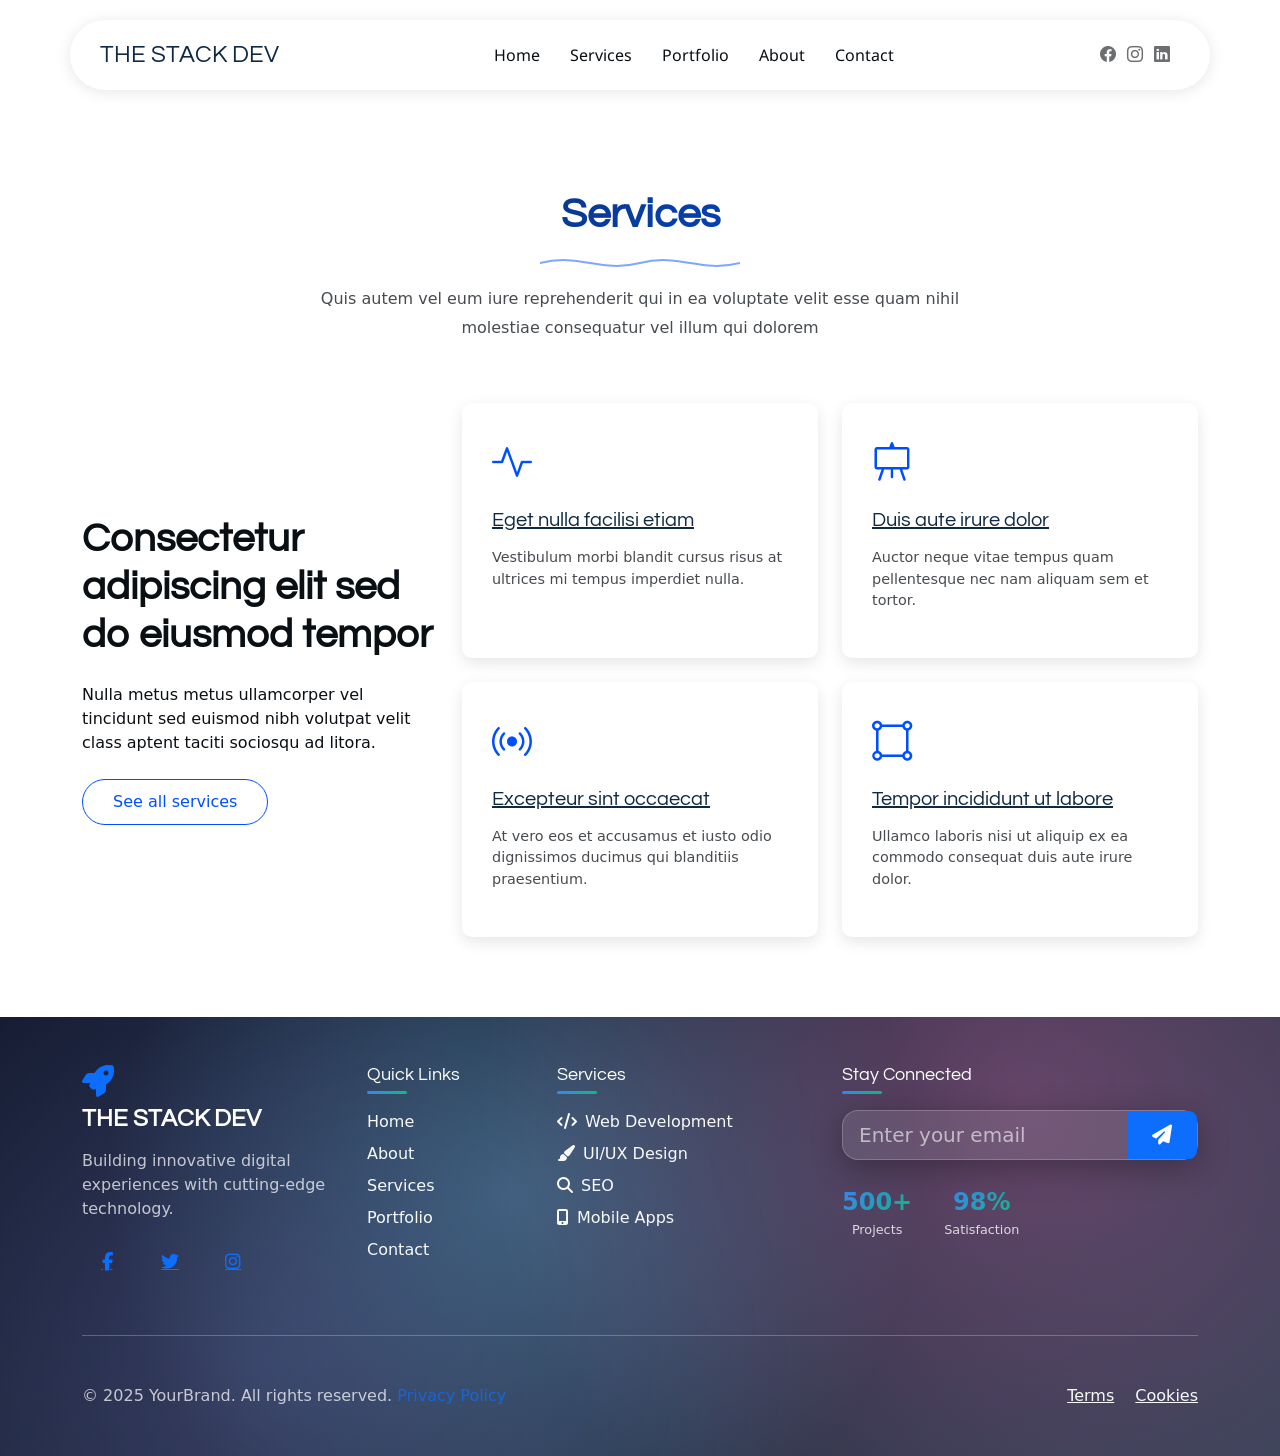
<file: service.html>
<!DOCTYPE html>
<html lang="en">

<head>
    <meta charset="utf-8">
    <meta content="width=device-width, initial-scale=1.0" name="viewport">
    <title>Index - EasyFolio Bootstrap Template</title>
    <meta name="description" content="">
    <meta name="keywords" content="">

    <!-- Favicons -->
    <link href="assets/img/favicon.png" rel="icon">
    <link href="assets/img/apple-touch-icon.png" rel="apple-touch-icon">

    <!-- Fonts -->
    <link href="https://fonts.googleapis.com" rel="preconnect">
    <link href="https://fonts.gstatic.com" rel="preconnect" crossorigin>
    <link
        href="https://fonts.googleapis.com/css2?family=Roboto:ital,wght@0,100;0,300;0,400;0,500;0,700;0,900;1,100;1,300;1,400;1,500;1,700;1,900&family=Noto+Sans:ital,wght@0,100;0,200;0,300;0,400;0,500;0,600;0,700;0,800;0,900;1,100;1,200;1,300;1,400;1,500;1,600;1,700;1,800;1,900&family=Questrial:wght@400&display=swap"
        rel="stylesheet">

    <!-- Vendor CSS Files -->
    <link href="assets/vendor/bootstrap/css/bootstrap.min.css" rel="stylesheet">
    <link href="assets/vendor/bootstrap-icons/bootstrap-icons.css" rel="stylesheet">
    <link href="assets/vendor/aos/aos.css" rel="stylesheet">
    <link href="assets/vendor/glightbox/css/glightbox.min.css" rel="stylesheet">
    <link href="assets/vendor/swiper/swiper-bundle.min.css" rel="stylesheet">

    <!-- Main CSS File -->
    <link href="assets/css/main.css" rel="stylesheet">
    <link href="https://cdn.jsdelivr.net/npm/bootstrap@5.3.3/dist/css/bootstrap.min.css" rel="stylesheet">
    <link href="https://cdnjs.cloudflare.com/ajax/libs/font-awesome/6.5.1/css/all.min.css" rel="stylesheet">
    <link href="https://cdnjs.cloudflare.com/ajax/libs/animate.css/4.1.1/animate.min.css" rel="stylesheet">
</head>

<body class="index-page">

    <header id="header" class="header d-flex align-items-center sticky-top">
        <div
            class="header-container container-fluid container-xl position-relative d-flex align-items-center justify-content-between">

            <a href="index.html" class="logo d-flex align-items-center me-auto me-xl-0" style="text-decoration: none;">
                <!-- Uncomment the line below if you also wish to use an image logo -->
                <!-- <img src="assets/img/logo.webp" alt=""> -->
                <h1 class="sitename">THE STACK DEV</h1>
            </a>

            <nav id="navmenu" class="navmenu">
                <ul>
                    <li><a href="./index.html" class="active">Home</a></li>
                    <li><a href="./service.html">Services</a></li>
                    <li><a href="./porfolio.html">Portfolio</a></li>
                    <li><a href="./about.html">About</a></li>
                    <li><a href="./contact.html">Contact</a></li>
                </ul>
                <i class="mobile-nav-toggle d-xl-none bi bi-list"></i>
            </nav>

            <div class="header-social-links">
                <a href="https://www.facebook.com/" class="facebook"><i class="bi bi-facebook"></i></a>
                <a href="https://www.instagram.com/" class="instagram"><i class="bi bi-instagram"></i></a>
                <a href="https://www.linkedin.com/" class="linkedin"><i class="bi bi-linkedin"></i></a>
            </div>

        </div>
    </header>

    <!-- Services Section -->
    <section id="services" class="services section">

        <!-- Section Title -->
        <div class="container section-title" data-aos="fade-up">
            <h2>Services</h2>
            <div class="title-shape">
                <svg viewBox="0 0 200 20" xmlns="http://www.w3.org/2000/svg">
                    <path d="M 0,10 C 40,0 60,20 100,10 C 140,0 160,20 200,10" fill="none" stroke="currentColor"
                        stroke-width="2"></path>
                </svg>
            </div>
            <p>Quis autem vel eum iure reprehenderit qui in ea voluptate velit esse quam nihil molestiae consequatur vel
                illum qui dolorem</p>
        </div><!-- End Section Title -->

        <div class="container" data-aos="fade-up" data-aos-delay="100">

            <div class="row align-items-center">
                <div class="col-lg-4 mb-5 mb-lg-0">
                    <h2 class="fw-bold mb-4 servies-title">Consectetur adipiscing elit sed do eiusmod tempor</h2>
                    <p class="mb-4">Nulla metus metus ullamcorper vel tincidunt sed euismod nibh volutpat velit class
                        aptent
                        taciti sociosqu ad litora.</p>
                    <a href="#" class="btn btn-outline-primary">See all services</a>
                </div>
                <div class="col-lg-8">
                    <div class="row g-4">

                        <div class="col-md-6" data-aos="fade-up" data-aos-delay="200">
                            <div class="service-item">
                                <i class="bi bi-activity icon"></i>
                                <h3><a href="service-details.html">Eget nulla facilisi etiam</a></h3>
                                <p>Vestibulum morbi blandit cursus risus at ultrices mi tempus imperdiet nulla.</p>
                            </div>
                        </div><!-- End Service Item -->

                        <div class="col-md-6" data-aos="fade-up" data-aos-delay="300">
                            <div class="service-item">
                                <i class="bi bi-easel icon"></i>
                                <h3><a href="service-details.html">Duis aute irure dolor</a></h3>
                                <p>Auctor neque vitae tempus quam pellentesque nec nam aliquam sem et tortor.</p>
                            </div>
                        </div><!-- End Service Item -->

                        <div class="col-md-6" data-aos="fade-up" data-aos-delay="400">
                            <div class="service-item">
                                <i class="bi bi-broadcast icon"></i>
                                <h3><a href="service-details.html">Excepteur sint occaecat</a></h3>
                                <p>At vero eos et accusamus et iusto odio dignissimos ducimus qui blanditiis
                                    praesentium.</p>
                            </div>
                        </div><!-- End Service Item -->

                        <div class="col-md-6" data-aos="fade-up" data-aos-delay="500">
                            <div class="service-item">
                                <i class="bi bi-bounding-box-circles icon"></i>
                                <h3><a href="service-details.html">Tempor incididunt ut labore</a></h3>
                                <p>Ullamco laboris nisi ut aliquip ex ea commodo consequat duis aute irure dolor.</p>
                            </div>
                        </div><!-- End Service Item -->

                    </div>
                </div>
            </div>

        </div>

    </section><!-- /Services Section -->

    <!-- Footer -->
    <footer class="footer-modern position-relative overflow-hidden">
        <!-- Animated Background -->
        <div class="footer-bg-animation"></div>

        <div class="container py-5">
            <div class="row g-4">

                <!-- Brand Section -->
                <div class="col-lg-3 col-md-6">
                    <div class="footer-widget animate__animated animate__fadeInUp" data-wow-delay="0.1s">
                        <div class="brand-logo mb-3">
                            <i class="fas fa-rocket fa-2x text-primary mb-2"></i>
                            <h4 class="brand-name fw-bold">THE STACK DEV</h4>
                        </div>
                        <p class="text-light opacity-75 mb-3">
                            Building innovative digital experiences with cutting-edge technology.
                        </p>
                        <div class="social-links">
                            <a href="#"
                                class="btn-social btn-primary me-2 animate__animated animate__pulse animate__infinite animate__slower"><i
                                    class="fab fa-facebook-f"></i></a>
                            <a href="#" class="btn-social btn-info me-2"><i class="fab fa-twitter"></i></a>
                            <a href="#" class="btn-social btn-danger"><i class="fab fa-instagram"></i></a>
                        </div>
                    </div>
                </div>

                <!-- Quick Links -->
                <div class="col-lg-2 col-md-6">
                    <div class="footer-widget animate__animated animate__fadeInUp" data-wow-delay="0.2s">
                        <h6 class="widget-title text-white mb-4">Quick Links</h6>
                        <ul class="list-unstyled">
                            <li class="mb-2"><a href="./index.html" class="text-light text-decoration-none hover-link">Home</a>
                            </li>
                            <li class="mb-2"><a href="./about.html" class="text-light text-decoration-none hover-link">About</a>
                            </li>
                            <li class="mb-2"><a href="./service.html" class="text-light text-decoration-none hover-link">Services</a>
                            </li>
                            <li class="mb-2"><a href="./porfolio.html"
                                    class="text-light text-decoration-none hover-link">Portfolio</a></li>
                            <li class="mb-2"><a href="./contact.html" class="text-light text-decoration-none hover-link">Contact</a>
                            </li>
                        </ul>
                    </div>
                </div>

                <!-- Services -->
                <div class="col-lg-3 col-md-6">
                    <div class="footer-widget animate__animated animate__fadeInUp" data-wow-delay="0.3s">
                        <h6 class="widget-title text-white mb-4">Services</h6>
                        <ul class="list-unstyled">
                            <li class="mb-2"><a href="#" class="text-light text-decoration-none hover-link"><i
                                        class="fas fa-code me-2"></i>Web Development</a></li>
                            <li class="mb-2"><a href="#" class="text-light text-decoration-none hover-link"><i
                                        class="fas fa-paint-brush me-2"></i>UI/UX Design</a></li>
                            <li class="mb-2"><a href="#" class="text-light text-decoration-none hover-link"><i
                                        class="fas fa-search me-2"></i>SEO</a></li>
                            <li class="mb-2"><a href="#" class="text-light text-decoration-none hover-link"><i
                                        class="fas fa-mobile-alt me-2"></i>Mobile Apps</a></li>
                        </ul>
                    </div>
                </div>

                <!-- Newsletter & Feedback -->
                <div class="col-lg-4 col-md-6">
                    <div class="footer-widget animate__animated animate__fadeInUp" data-wow-delay="0.4s">
                        <h6 class="widget-title text-white mb-4">Stay Connected</h6>

                        <!-- Newsletter Form -->
                        <form id="newsletterForm" class="newsletter-form mb-4">
                            <div class="input-group input-group-lg glass-effect">
                                <input type="email" class="form-control border-0" placeholder="Enter your email"
                                    required>
                                <button class="btn btn-primary px-4" type="submit">
                                    <i class="fas fa-paper-plane"></i>
                                </button>
                            </div>
                            <div id="newsletterMsg" class="msg-text small mt-2"></div>
                        </form>

                        <!-- Quick Stats -->
                        <div class="stats-row">
                            <div class="stat-item">
                                <div class="stat-number">500+</div>
                                <div class="stat-label">Projects</div>
                            </div>
                            <div class="stat-item">
                                <div class="stat-number">98%</div>
                                <div class="stat-label">Satisfaction</div>
                            </div>
                        </div>
                    </div>
                </div>
            </div>

            <!-- Copyright -->
            <hr class="border-light opacity-25 my-5">
            <div class="row align-items-center">
                <div class="col-md-6">
                    <p class="text-light mb-0 opacity-75">
                        © 2025 YourBrand. All rights reserved.
                        <a href="#" class="text-primary text-decoration-none">Privacy Policy</a>
                    </p>
                </div>
                <div class="col-md-6 text-md-end">
                    <a href="#" class="text-light me-3 hover-link">Terms</a>
                    <a href="#" class="text-light hover-link">Cookies</a>
                </div>
            </div>
        </div>
    </footer>



    <!-- Scroll Top -->
    <a href="#" id="scroll-top" class="scroll-top d-flex align-items-center justify-content-center"><i
            class="bi bi-arrow-up-short"></i></a>


    <!-- Vendor JS Files -->
    <script src="assets/vendor/bootstrap/js/bootstrap.bundle.min.js"></script>
    <script src="assets/vendor/php-email-form/validate.js"></script>
    <script src="assets/vendor/aos/aos.js"></script>
    <script src="assets/vendor/waypoints/noframework.waypoints.js"></script>
    <script src="assets/vendor/glightbox/js/glightbox.min.js"></script>
    <script src="assets/vendor/imagesloaded/imagesloaded.pkgd.min.js"></script>
    <script src="assets/vendor/isotope-layout/isotope.pkgd.min.js"></script>
    <script src="assets/vendor/swiper/swiper-bundle.min.js"></script>

    <!-- Main JS File -->
    <script src="assets/js/main.js"></script>

    <!-- Scripts -->
    <script src="https://cdn.jsdelivr.net/npm/bootstrap@5.3.3/dist/js/bootstrap.bundle.min.js"></script>
    <script src="https://cdnjs.cloudflare.com/ajax/libs/wow/1.1.2/wow.min.js"></script>
    <script>
        // Initialize WOW animations
        new WOW().init();

        // Newsletter form handler
        document.getElementById('newsletterForm').addEventListener('submit', function (e) {
            e.preventDefault();
            const msg = document.getElementById('newsletterMsg');
            msg.textContent = '✓ Thank you for subscribing!';
            msg.className = 'msg-text small mt-2 text-success animate__animated animate__bounceIn';
            this.reset();
        });
    </script>
</body>

</html>
</file>
<file: assets/css/main.css>
/**
* Template Name: EasyFolio
* Template URL: https://bootstrapmade.com/easyfolio-bootstrap-portfolio-template/
* Updated: Feb 21 2025 with Bootstrap v5.3.3
* Author: BootstrapMade.com
* License: https://bootstrapmade.com/license/
*/

/*--------------------------------------------------------------
# Font & Color Variables
# Help: https://bootstrapmade.com/color-system/
--------------------------------------------------------------*/
/* Fonts */
:root {
  --default-font: "Roboto", system-ui, -apple-system, "Segoe UI", Roboto, "Helvetica Neue", Arial, "Noto Sans", "Liberation Sans", sans-serif, "Apple Color Emoji", "Segoe UI Emoji", "Segoe UI Symbol", "Noto Color Emoji";
  --heading-font: "Questrial", sans-serif;
  --nav-font: "Noto Sans", sans-serif;
}

/* Global Colors - The following color variables are used throughout the website. Updating them here will change the color scheme of the entire website */
:root {
  --background-color: #ffffff;
  /* Background color for the entire website, including individual sections */
  --default-color: #0a0f14;
  /* Default color used for the majority of the text content across the entire website */
  --heading-color: #0f2943;
  /* Color for headings, subheadings and title throughout the website */
  --accent-color: #004FFF;
  /* Accent color that represents your brand on the website. It's used for buttons, links, and other elements that need to stand out */
  --surface-color: #ffffff;
  /* The surface color is used as a background of boxed elements within sections, such as cards, icon boxes, or other elements that require a visual separation from the global background. */
  --contrast-color: #ffffff;
  /* Contrast color for text, ensuring readability against backgrounds of accent, heading, or default colors. */
}

/* Nav Menu Colors - The following color variables are used specifically for the navigation menu. They are separate from the global colors to allow for more customization options */
:root {
  --nav-color: #0a0f14;
  /* The default color of the main navmenu links */
  --nav-hover-color: #004FFF;
  /* Applied to main navmenu links when they are hovered over or active */
  --nav-mobile-background-color: #ffffff;
  /* Used as the background color for mobile navigation menu */
  --nav-dropdown-background-color: #ffffff;
  /* Used as the background color for dropdown items that appear when hovering over primary navigation items */
  --nav-dropdown-color: #0a0f14;
  /* Used for navigation links of the dropdown items in the navigation menu. */
  --nav-dropdown-hover-color: #e87532;
  /* Similar to --nav-hover-color, this color is applied to dropdown navigation links when they are hovered over. */
}

/* Color Presets - These classes override global colors when applied to any section or element, providing reuse of the sam color scheme. */

.light-background {
  --background-color: #faf9fb;
  --surface-color: #ffffff;
}

.dark-background {
  --background-color: #060606;
  --default-color: #ffffff;
  --heading-color: #ffffff;
  --surface-color: #252525;
  --contrast-color: #ffffff;
}

/* Smooth scroll */
:root {
  scroll-behavior: smooth;
}

/*--------------------------------------------------------------
# General Styling & Shared Classes
--------------------------------------------------------------*/
body {
  color: var(--default-color);
  background-color: var(--background-color);
  font-family: var(--default-font);
}

a {
  color: var(--accent-color);
  text-decoration: none;
  transition: 0.3s;
}

a:hover {
  color: color-mix(in srgb, var(--accent-color), transparent 25%);
  text-decoration: none;
}

h1,
h2,
h3,
h4,
h5,
h6 {
  color: var(--heading-color);
  font-family: var(--heading-font);
}

/* PHP Email Form Messages
------------------------------*/
.php-email-form .error-message {
  display: none;
  background: #df1529;
  color: #ffffff;
  text-align: left;
  padding: 15px;
  margin-bottom: 24px;
  font-weight: 600;
}

.php-email-form .sent-message {
  display: none;
  color: #ffffff;

  background: #059652;
  text-align: center;
  padding: 15px;
  margin-bottom: 24px;
  font-weight: 600;
}

.php-email-form .loading {
  display: none;
  background: var(--surface-color);
  text-align: center;
  padding: 15px;
  margin-bottom: 24px;
}

.php-email-form .loading:before {
  content: "";
  display: inline-block;
  border-radius: 50%;
  width: 24px;
  height: 24px;
  margin: 0 10px -6px 0;
  border: 3px solid var(--accent-color);
  border-top-color: var(--surface-color);
  animation: php-email-form-loading 1s linear infinite;
}

@keyframes php-email-form-loading {
  0% {
    transform: rotate(0deg);
  }

  100% {
    transform: rotate(360deg);
  }
}

/*--------------------------------------------------------------
# Global Header
--------------------------------------------------------------*/
.header {
  color: var(--default-color);
  background-color: var(--background-color);
  padding: 20px 0;
  transition: all 0.5s;
  z-index: 997;
}

.header .header-container {
  background: var(--surface-color);
  border-radius: 50px;
  padding: 5px 25px;
  box-shadow: 0px 2px 15px rgba(0, 0, 0, 0.1);
}

.header .logo {
  line-height: 1;
}

.header .logo img {
  max-height: 36px;
  margin-right: 8px;

}

.header .logo h1 {
  font-size: 24px;
  margin: 0;
  padding-left: 5px;
  font-weight: 500;
  color: var(--heading-color);
}

.header .header-social-links {
  padding-right: 15px;
}

.header .header-social-links a {
  color: color-mix(in srgb, var(--default-color), transparent 40%);
  padding-left: 6px;
  display: inline-block;
  transition: 0.3s;
  font-size: 16px;
}

.header .header-social-links a:hover {
  color: var(--accent-color);
}

.header .header-social-links a i {
  line-height: 0px;
}

@media (max-width: 1200px) {
  .header {
    padding-top: 10px;
  }

  .header .header-container {
    margin-left: 10px;
    margin-right: 10px;
    padding: 10px 5px 10px 15px;
  }

  .header .logo {
    order: 1;
  }

  .header .header-social-links {
    order: 2;
  }

  .header .navmenu {
    order: 3;
  }
}

/*--------------------------------------------------------------
# Navigation Menu
--------------------------------------------------------------*/
/* Navmenu - Desktop */
@media (min-width: 1200px) {
  .navmenu {
    padding: 0;
  }

  .navmenu ul {
    margin: 0;
    padding: 0;
    display: flex;
    list-style: none;
    align-items: center;
    text-decoration: none;
  }

  .navmenu li {
    position: relative;
    text-decoration: none;
  }

  .navmenu a,
  .navmenu a:focus {
    color: var(--nav-color);
    padding: 18px 15px;
    font-size: 16px;
    font-family: var(--nav-font);
    font-weight: 400;
    display: flex;
    align-items: center;
    justify-content: space-between;
    text-decoration: none;
    white-space: nowrap;
    transition: 0.3s;
  }

  .navmenu a i,
  .navmenu a:focus i {
    font-size: 12px;
    line-height: 0;
    margin-left: 5px;
    transition: 0.3s ease;
  }

  .navmenu li:last-child a {
    padding-right: 0;
  }

  .navmenu li:hover>a,
  .navmenu .active:focus {
    color: var(--nav-hover-color);
    transform: translateX(5px);
  }

  .navmenu .dropdown ul {
    margin: 0;
    padding: 10px 0;
    background: var(--nav-dropdown-background-color);
    display: block;
    position: absolute;
    visibility: hidden;
    left: 14px;
    top: 130%;
    opacity: 0;
    transition: 0.3s;
    border-radius: 4px;
    z-index: 99;
    box-shadow: 0px 0px 30px rgba(0, 0, 0, 0.1);
  }

  .navmenu .dropdown ul li {
    min-width: 200px;
  }

  .navmenu .dropdown ul a {
    padding: 10px 20px;
    font-size: 15px;
    text-transform: none;
    color: var(--nav-dropdown-color);
  }

  .navmenu .dropdown ul a i {
    font-size: 12px;
  }

  .navmenu .dropdown ul a:hover,
  .navmenu .dropdown ul .active:hover,
  .navmenu .dropdown ul li:hover>a {
    color: var(--nav-dropdown-hover-color);
  }

  .navmenu .dropdown:hover>ul {
    opacity: 1;
    top: 100%;
    visibility: visible;
  }

  .navmenu .dropdown .dropdown ul {
    top: 0;
    left: -90%;
    visibility: hidden;
  }

  .navmenu .dropdown .dropdown:hover>ul {
    opacity: 1;
    top: 0;
    left: -100%;
    visibility: visible;
  }
}

/* Navmenu - Mobile */
@media (max-width: 1199px) {
  .mobile-nav-toggle {
    color: var(--nav-color);
    font-size: 28px;
    line-height: 0;
    margin-right: 10px;
    cursor: pointer;
    transition: color 0.3s;
  }

  .navmenu {
    padding: 0;
    z-index: 9997;
  }

  .navmenu ul {
    display: none;
    list-style: none;
    position: absolute;
    inset: 60px 20px 20px 20px;
    padding: 10px 0;
    margin: 0;
    border-radius: 6px;
    background-color: var(--nav-mobile-background-color);
    overflow-y: auto;
    transition: 0.3s;
    z-index: 9998;
    box-shadow: 0px 0px 30px rgba(0, 0, 0, 0.1);
  }

  .navmenu a,
  .navmenu a:focus {
    color: var(--nav-dropdown-color);
    padding: 10px 20px;
    font-family: var(--nav-font);
    font-size: 17px;
    font-weight: 500;
    display: flex;
    align-items: center;
    justify-content: space-between;
    white-space: nowrap;
    transition: 0.3s;
  }

  .navmenu a i,
  .navmenu a:focus i {
    font-size: 12px;
    line-height: 0;
    margin-left: 5px;
    width: 30px;
    height: 30px;
    display: flex;
    align-items: center;
    justify-content: center;
    border-radius: 50%;
    transition: 0.3s;
    background-color: color-mix(in srgb, var(--accent-color), transparent 90%);
  }

  .navmenu a i:hover,
  .navmenu a:focus i:hover {
    background-color: var(--accent-color);
    color: var(--contrast-color);
  }

  .navmenu a:hover,
  .navmenu .active,
  .navmenu .active:focus {
    color: var(--nav-dropdown-hover-color);
  }

  .navmenu .active i,
  .navmenu .active:focus i {
    background-color: var(--accent-color);
    color: var(--contrast-color);
    transform: rotate(180deg);
  }

  .navmenu .dropdown ul {
    position: static;
    display: none;
    z-index: 99;
    padding: 10px 0;
    margin: 10px 20px;
    background-color: var(--nav-dropdown-background-color);
    border: 1px solid color-mix(in srgb, var(--default-color), transparent 90%);
    box-shadow: none;
    transition: all 0.5s ease-in-out;
  }

  .navmenu .dropdown ul ul {
    background-color: rgba(33, 37, 41, 0.1);
  }

  .navmenu .dropdown>.dropdown-active {
    display: block;
    background-color: rgba(33, 37, 41, 0.03);
  }

  .mobile-nav-active {
    overflow: hidden;
  }

  .mobile-nav-active .mobile-nav-toggle {
    color: #fff;
    position: absolute;
    font-size: 32px;
    top: 15px;
    right: 15px;
    margin-right: 0;
    z-index: 9999;
  }

  .mobile-nav-active .navmenu {
    position: fixed;
    overflow: hidden;
    inset: 0;
    background: rgba(33, 37, 41, 0.8);
    transition: 0.3s;
  }

  .mobile-nav-active .navmenu>ul {
    display: block;
  }
}

/*--------------------------------------------------------------
# Scroll Top Button
--------------------------------------------------------------*/
.scroll-top {
  position: fixed;
  visibility: hidden;
  opacity: 0;
  right: 15px;
  bottom: -15px;
  z-index: 99999;
  background-color: var(--accent-color);
  width: 44px;
  height: 44px;
  border-radius: 50px;
  transition: all 0.4s;
}

.scroll-top i {
  font-size: 24px;
  color: var(--contrast-color);
  line-height: 0;
}

.scroll-top:hover {
  background-color: color-mix(in srgb, var(--accent-color), transparent 20%);
  color: var(--contrast-color);
}

.scroll-top.active {
  visibility: visible;
  opacity: 1;
  bottom: 15px;
}

/*--------------------------------------------------------------
# Disable aos animation delay on mobile devices
--------------------------------------------------------------*/
@media screen and (max-width: 768px) {
  [data-aos-delay] {
    transition-delay: 0 !important;
  }
}

/*--------------------------------------------------------------
# Global Page Titles & Breadcrumbs
--------------------------------------------------------------*/
.page-title {
  text-align: center;
  padding: 20px 0;
}

.page-title .breadcrumbs {
  margin-bottom: 1.5rem;
}

.page-title .breadcrumbs .breadcrumb {
  justify-content: center;
  margin: 0;
  padding: 0;
  background: none;
}

.page-title .breadcrumbs .breadcrumb .breadcrumb-item {
  font-size: 0.9rem;
  color: color-mix(in srgb, var(--default-color), transparent 30%);
}

.page-title .breadcrumbs .breadcrumb .breadcrumb-item.active {
  color: var(--accent-color);
}

.page-title .breadcrumbs .breadcrumb .breadcrumb-item a {
  color: inherit;
  text-decoration: none;
  transition: color 0.3s ease;
}

.page-title .breadcrumbs .breadcrumb .breadcrumb-item a:hover {
  color: var(--accent-color);
}

.page-title .breadcrumbs .breadcrumb .breadcrumb-item a i {
  font-size: 0.9rem;
  margin-right: 0.2rem;
}

.page-title .breadcrumbs .breadcrumb .breadcrumb-item+.breadcrumb-item::before {
  color: color-mix(in srgb, var(--default-color), transparent 50%);
}

.page-title .title-wrapper {
  max-width: 800px;
  margin: 0 auto;
  padding: 1rem 0;
}

.page-title .title-wrapper h1 {
  font-size: 2.5rem;
  margin-bottom: 1rem;
  font-weight: 700;
  color: var(--heading-color);
}

.page-title .title-wrapper p {
  font-size: 1.1rem;
  color: color-mix(in srgb, var(--default-color), transparent 20%);
  margin: 0;
  line-height: 1.6;
}

@media (max-width: 768px) {
  .page-title .title-wrapper h1 {
    font-size: 2rem;
  }

  .page-title .title-wrapper p {
    font-size: 1rem;
  }
}

@media (max-width: 576px) {
  .page-title .title-wrapper h1 {
    font-size: 1.75rem;
  }
}

/*--------------------------------------------------------------
# Global Sections
--------------------------------------------------------------*/
section,
.section {
  color: var(--default-color);
  background-color: var(--background-color);
  padding: 60px 0;
  scroll-margin-top: 90px;
  overflow: clip;
}

@media (max-width: 1199px) {

  section,
  .section {
    scroll-margin-top: 66px;
  }
}

/*--------------------------------------------------------------
# Global Section Titles
--------------------------------------------------------------*/
.section-title {
  text-align: center;
  padding-bottom: 60px;
  position: relative;
}

.section-title h2 {
  font-size: 42px;
  font-weight: 700;
  margin-bottom: 10px;
  background: linear-gradient(120deg, var(--heading-color), var(--accent-color));
  -webkit-background-clip: text;
  -webkit-text-fill-color: transparent;
  background-clip: text;
  position: relative;
}

.section-title .title-shape {
  width: 200px;
  height: 20px;
  margin: 0 auto;
  color: var(--accent-color);
  opacity: 0.5;
}

.section-title .title-shape svg {
  width: 100%;
  height: 100%;
}

.section-title p {
  margin: 15px auto 0;
  font-size: 16px;
  max-width: 700px;
  color: color-mix(in srgb, var(--default-color), transparent 25%);
  line-height: 1.8;
}

@media (max-width: 768px) {
  .section-title h2 {
    font-size: 32px;
  }

  .section-title .subtitle-wrapper .subtitle {
    font-size: 13px;
  }
}

/*--------------------------------------------------------------
# Hero Section
--------------------------------------------------------------*/
.hero {
  padding: 80px 0;
  position: relative;
  overflow: hidden;
}

.hero .content h2 {
  font-size: 3.5rem;
  font-weight: 700;
  line-height: 1.2;
  margin-bottom: 1.5rem;
}

@media (max-width: 991px) {
  .hero .content h2 {
    font-size: 2.5rem;
  }
}

.hero .content .lead {
  font-size: 1.25rem;
  margin-bottom: 2rem;
  color: color-mix(in srgb, var(--default-color), transparent 20%);
}

.hero .cta-buttons {
  display: flex;
  gap: 1rem;
  margin-bottom: 3rem;
}

@media (max-width: 576px) {
  .hero .cta-buttons {
    flex-direction: column;
  }
}

.hero .cta-buttons .btn {
  padding: 0.8rem 2rem;
  font-size: 1rem;
  font-weight: 500;
  border-radius: 50px;
  transition: all 0.3s ease;
}

.hero .cta-buttons .btn.btn-primary {
  background-color: var(--accent-color);
  border-color: var(--accent-color);
  color: var(--contrast-color);
}

.hero .cta-buttons .btn.btn-primary:hover {
  background-color: color-mix(in srgb, var(--accent-color), transparent 15%);
  border-color: color-mix(in srgb, var(--accent-color), transparent 15%);
  transform: translateY(-2px);
}

.hero .cta-buttons .btn.btn-outline {
  border: 2px solid color-mix(in srgb, var(--accent-color), transparent 70%);
  color: var(--accent-color);
  background: transparent;
}

.hero .cta-buttons .btn.btn-outline:hover {
  background-color: var(--accent-color);
  color: var(--contrast-color);
  transform: translateY(-2px);
}

.hero .hero-stats {
  display: flex;
  gap: 3rem;
  margin-top: 2rem;
}

@media (max-width: 576px) {
  .hero .hero-stats {
    flex-direction: column;
    gap: 1.5rem;
  }
}

.hero .hero-stats .stat-item .stat-number {
  display: block;
  font-size: 2.5rem;
  font-weight: 700;
  color: var(--heading-color);
  line-height: 1;
}

.hero .hero-stats .stat-item .stat-label {
  font-size: 0.9rem;
  color: color-mix(in srgb, var(--default-color), transparent 30%);
  margin-top: 0.5rem;
  display: block;
}

.hero .hero-image {
  position: relative;
  padding: 2rem;
}

.hero .hero-image img {
  position: relative;
  z-index: 2;
}

.hero .hero-image .shape-1,
.hero .hero-image .shape-2 {
  position: absolute;
  border-radius: 30% 70% 70% 30%/30% 30% 70% 70%;
  z-index: 1;
}

.hero .hero-image .shape-1 {
  width: 300px;
  height: 300px;
  background-color: color-mix(in srgb, var(--accent-color), transparent 85%);
  top: -20px;
  right: -20px;
  animation: morphShape 15s linear infinite;
}

.hero .hero-image .shape-2 {
  width: 200px;
  height: 200px;
  background-color: color-mix(in srgb, var(--heading-color), transparent 90%);
  bottom: -20px;
  left: -20px;
  animation: morphShape 20s linear infinite reverse;
}

@media (max-width: 991px) {
  .hero {
    text-align: center;
    padding: 60px 0;
  }

  .hero .cta-buttons {
    justify-content: center;
  }

  .hero .hero-stats {
    justify-content: center;
  }

  .hero .hero-image {
    margin-top: 3rem;
  }
}

@keyframes morphShape {
  0% {
    border-radius: 30% 70% 70% 30%/30% 30% 70% 70%;
  }

  25% {
    border-radius: 58% 42% 75% 25%/76% 46% 54% 24%;
  }

  50% {
    border-radius: 50% 50% 33% 67%/55% 27% 73% 45%;
  }

  75% {
    border-radius: 33% 67% 58% 42%/63% 68% 32% 37%;
  }

  100% {
    border-radius: 30% 70% 70% 30%/30% 30% 70% 70%;
  }
}

/*--------------------------------------------------------------
# About Section
--------------------------------------------------------------*/
.about .about-image {
  position: relative;
}

.about .about-image img {
  box-shadow: 0 0 30px rgba(0, 0, 0, 0.1);
}

.about .about-content {
  padding-left: 2rem;
}

@media (max-width: 991.98px) {
  .about .about-content {
    padding-left: 0;
    margin-top: 3rem;
  }
}

.about .about-content .subtitle {
  font-size: 0.875rem;
  font-weight: 600;
  letter-spacing: 2px;
  color: var(--accent-color);
  margin-bottom: 1rem;
  display: block;
}

.about .about-content h2 {
  font-size: 2rem;
  font-weight: 700;
  margin-bottom: 1.5rem;
}

.about .about-content .lead {
  font-size: 1.1rem;
  color: color-mix(in srgb, var(--default-color), transparent 25%);
}

.about .personal-info {
  margin-top: 2rem;
  padding: 2rem;
  background-color: var(--surface-color);
  border-radius: 1rem;
  box-shadow: 0 0 30px rgba(0, 0, 0, 0.05);
}

.about .personal-info .info-item {
  display: flex;
  flex-direction: column;
  gap: 0.5rem;
}

.about .personal-info .info-item .label {
  font-size: 0.875rem;
  color: color-mix(in srgb, var(--default-color), transparent 40%);
}

.about .personal-info .info-item .value {
  font-weight: 600;
  color: var(--heading-color);
}

.about .signature {
  display: flex;
  align-items: center;
  gap: 1.5rem;
}

.about .signature .signature-image {
  max-width: 150px;
}

.about .signature .signature-info h4 {
  font-size: 1.25rem;
  margin-bottom: 0.25rem;
}

.about .signature .signature-info p {
  font-size: 0.875rem;
  color: color-mix(in srgb, var(--default-color), transparent 40%);
  margin: 0;
}

/*--------------------------------------------------------------
# Skills Section
--------------------------------------------------------------*/
.skills .skill-box {
  background-color: var(--surface-color);
  padding: 2rem;
  border-radius: 8px;
  box-shadow: 0 0 20px rgba(0, 0, 0, 0.05);
}

.skills .skill-box h3 {
  font-size: 1.2rem;
  margin-bottom: 1rem;
  font-weight: 600;
}

.skills .skill-box p {
  font-size: 0.9rem;
  margin-bottom: 0.8rem;
  opacity: 0.6;
}

.skills .skill-box .progress {
  background-color: color-mix(in srgb, var(--accent-color), transparent 85%);
  border-radius: 50px;
  height: 8px;
  margin-top: 5px;
  overflow: hidden;
}

.skills .skill-box .progress .progress-bar {
  background-color: var(--accent-color);
  height: 100%;
  position: relative;
  border-radius: 50px;
  transition: 0.9s;
  width: 1px;
}

/*--------------------------------------------------------------
# Portfolio Section
--------------------------------------------------------------*/
.portfolio .portfolio-filters-container {
  margin-bottom: 40px;
}

.portfolio .portfolio-filters {
  display: flex;
  justify-content: center;
  gap: 15px;
  flex-wrap: wrap;
  padding: 0;
  margin: 0;
  list-style: none;
}

.portfolio .portfolio-filters li {
  font-size: 15px;
  font-weight: 500;
  padding: 8px 20px;
  cursor: pointer;
  border-radius: 30px;
  background-color: color-mix(in srgb, var(--surface-color), transparent 50%);
  color: var(--default-color);
  transition: all 0.3s ease-in-out;
}

.portfolio .portfolio-filters li:hover {
  background-color: color-mix(in srgb, var(--accent-color), transparent 85%);
  color: var(--accent-color);
  transform: translateY(-2px);
}

.portfolio .portfolio-filters li.filter-active {
  background-color: var(--accent-color);
  color: var(--contrast-color);
}

.portfolio .portfolio-card {
  background-color: var(--surface-color);
  border-radius: 15px;
  overflow: hidden;
  box-shadow: 0 5px 25px rgba(0, 0, 0, 0.05);
  transition: all 0.3s ease-in-out;
}

.portfolio .portfolio-card:hover {
  transform: translateY(-10px);
  box-shadow: 0 8px 35px rgba(0, 0, 0, 0.1);
}

.portfolio .portfolio-card:hover .portfolio-overlay {
  opacity: 1;
  visibility: visible;
}

.portfolio .portfolio-card:hover .portfolio-overlay .portfolio-actions {
  transform: translateY(0);
}

.portfolio .portfolio-card .portfolio-image {
  position: relative;
  overflow: hidden;
  aspect-ratio: 16/10;
}

.portfolio .portfolio-card .portfolio-image img {
  width: 100%;
  height: 100%;
  object-fit: cover;
  transition: transform 0.6s ease-in-out;
}

.portfolio .portfolio-card .portfolio-overlay {
  position: absolute;
  top: 0;
  left: 0;
  width: 100%;
  height: 100%;
  background: linear-gradient(to top, rgba(0, 0, 0, 0.7), transparent);
  opacity: 0;
  visibility: hidden;
  transition: all 0.4s ease-in-out;
  display: flex;
  align-items: flex-end;
  padding: 20px;
}

.portfolio .portfolio-card .portfolio-overlay .portfolio-actions {
  transform: translateY(20px);
  transition: all 0.4s ease-in-out;
  display: flex;
  gap: 15px;
}

.portfolio .portfolio-card .portfolio-overlay .portfolio-actions a {
  width: 45px;
  height: 45px;
  background-color: var(--surface-color);
  border-radius: 50%;
  display: flex;
  align-items: center;
  justify-content: center;
  color: var(--accent-color);
  font-size: 20px;
  transition: all 0.3s ease;
}

.portfolio .portfolio-card .portfolio-overlay .portfolio-actions a:hover {
  background-color: var(--accent-color);
  color: var(--contrast-color);
  transform: scale(1.1);
}

.portfolio .portfolio-card .portfolio-content {
  padding: 25px;
}

.portfolio .portfolio-card .portfolio-content .category {
  font-size: 14px;
  color: var(--accent-color);
  text-transform: uppercase;
  letter-spacing: 1px;
  font-weight: 500;
  display: block;
  margin-bottom: 10px;
}

.portfolio .portfolio-card .portfolio-content h3 {
  font-size: 20px;
  margin: 0 0 15px;
  font-weight: 600;
  transition: color 0.3s ease;
}

.portfolio .portfolio-card .portfolio-content h3:hover {
  color: var(--accent-color);
}

.portfolio .portfolio-card .portfolio-content p {
  font-size: 15px;
  color: color-mix(in srgb, var(--default-color), transparent 30%);
  margin: 0;
  line-height: 1.6;
}

@media (max-width: 768px) {
  .portfolio .portfolio-filters li {
    font-size: 14px;
    padding: 6px 15px;
  }

  .portfolio .portfolio-card .portfolio-content {
    padding: 20px;
  }

  .portfolio .portfolio-card .portfolio-content h3 {
    font-size: 18px;
  }

  .portfolio .portfolio-card .portfolio-content p {
    font-size: 14px;
  }
}

/*--------------------------------------------------------------
# Testimonials Section
--------------------------------------------------------------*/
.testimonials .testimonials-slider {
  width: 100%;
  position: relative;
  padding-bottom: 60px;
}

.testimonials .swiper-wrapper {
  height: auto;
}

.testimonials .testimonial-item {
  background-color: var(--surface-color);
  padding: 40px;
  border-radius: 20px;
}

@media (max-width: 575px) {
  .testimonials .testimonial-item {
    padding: 20px;
  }
}

.testimonials .testimonial-item h2 {
  font-size: 24px;
  font-weight: 600;
  margin-bottom: 20px;
}

.testimonials .testimonial-item p {
  font-size: 16px;
  line-height: 1.8;
  margin-bottom: 30px;
  font-style: italic;
}

.testimonials .testimonial-item .profile {
  gap: 15px;
}

.testimonials .testimonial-item .profile .profile-img {
  width: 60px;
  height: 60px;
  border-radius: 50%;
  object-fit: cover;
}

.testimonials .testimonial-item .profile .profile-info h3 {
  font-size: 18px;
  margin: 0;
  font-weight: 600;
}

.testimonials .testimonial-item .profile .profile-info span {
  font-size: 14px;
  color: color-mix(in srgb, var(--default-color) 70%, transparent);
}

.testimonials .testimonial-item .featured-img-wrapper {
  min-height: 400px;
  position: relative;
  overflow: hidden;
  border-radius: 16px;
}

.testimonials .testimonial-item .featured-img {
  width: 100%;
  height: 100%;
  object-fit: cover;
  position: absolute;
  top: 0;
  left: 0;
}

.testimonials .swiper-navigation {
  position: absolute;
  bottom: 0;
  gap: 10px;
}

.testimonials .swiper-button-prev,
.testimonials .swiper-button-next {
  position: relative;
  left: auto;
  right: auto;
  top: auto;
  margin: 0;
  width: 44px;
  height: 44px;
  background-color: var(--surface-color);
  border-radius: 50%;
  border: 1px solid color-mix(in srgb, var(--default-color) 10%, transparent);
  transition: 0.3s;
}

.testimonials .swiper-button-prev::after,
.testimonials .swiper-button-next::after {
  font-size: 20px;
  color: var(--default-color);
}

.testimonials .swiper-button-prev:hover,
.testimonials .swiper-button-next:hover {
  background-color: var(--accent-color);
  border-color: var(--accent-color);
}

.testimonials .swiper-button-prev:hover::after,
.testimonials .swiper-button-next:hover::after {
  color: var(--contrast-color);
}

/*--------------------------------------------------------------
# Services Section
--------------------------------------------------------------*/
.services {
  padding: 80px 0;
}

.services .servies-title {
  font-size: 2.5rem;
  margin-bottom: 1.5rem;
}

.services .btn-outline-primary {
  color: var(--accent-color);
  border-color: var(--accent-color);
  padding: 10px 30px;
  border-radius: 50px;
  transition: all 0.3s ease;
}

.services .btn-outline-primary:hover {
  background-color: var(--accent-color);
  color: var(--contrast-color);
}

.services .service-item {
  background-color: var(--surface-color);
  padding: 30px;
  border-radius: 10px;
  box-shadow: 0 5px 15px rgba(0, 0, 0, 0.1);
  height: 100%;
  transition: transform 0.3s ease;
}

.services .service-item:hover {
  transform: scale(1.05);
}

.services .service-item i {
  font-size: 2.5rem;
  color: var(--accent-color);
  display: inline-block;
  margin-bottom: 15px;
}

.services .service-item h3 {
  font-size: 1.25rem;
  margin-bottom: 15px;
}

.services .service-item h3 a {
  color: var(--heading-color);
}

.services .service-item h3 a:hover {
  color: var(--accent-color);
}

.services .service-item p {
  font-size: 0.9rem;
  color: color-mix(in srgb, var(--default-color), transparent 25%);
}

@media (max-width: 991px) {
  .services h2 {
    font-size: 2rem;
  }
}

/*--------------------------------------------------------------
# Faq Section
--------------------------------------------------------------*/
.faq .faq-container .faq-item {
  background-color: var(--surface-color);
  position: relative;
  padding: 20px;
  margin-bottom: 15px;
  border: 1px solid color-mix(in srgb, var(--default-color), transparent 85%);
  border-radius: 5px;
  overflow: hidden;
}

.faq .faq-container .faq-item:last-child {
  margin-bottom: 0;
}

.faq .faq-container .faq-item h3 {
  font-weight: 600;
  font-size: 16px;
  line-height: 24px;
  margin: 0 30px 0 0;
  transition: 0.3s;
  cursor: pointer;
  display: flex;
  align-items: center;
}

.faq .faq-container .faq-item h3 .num {
  color: var(--accent-color);
  padding-right: 5px;
}

.faq .faq-container .faq-item h3:hover {
  color: var(--accent-color);
}

.faq .faq-container .faq-item .faq-content {
  display: grid;
  grid-template-rows: 0fr;
  transition: 0.3s ease-in-out;
  visibility: hidden;
  opacity: 0;
}

.faq .faq-container .faq-item .faq-content p {
  margin-bottom: 0;
  overflow: hidden;
}

.faq .faq-container .faq-item .faq-toggle {
  position: absolute;
  top: 20px;
  right: 20px;
  font-size: 16px;
  line-height: 0;
  transition: 0.3s;
  cursor: pointer;
}

.faq .faq-container .faq-item .faq-toggle:hover {
  color: var(--accent-color);
}

.faq .faq-container .faq-active {
  background-color: color-mix(in srgb, var(--accent-color), transparent 97%);
  border-color: color-mix(in srgb, var(--accent-color), transparent 80%);
}

.faq .faq-container .faq-active h3 {
  color: var(--accent-color);
}

.faq .faq-container .faq-active .faq-content {
  grid-template-rows: 1fr;
  visibility: visible;
  opacity: 1;
  padding-top: 10px;
}

.faq .faq-container .faq-active .faq-toggle {
  transform: rotate(90deg);
  color: var(--accent-color);
}

/*--------------------------------------------------------------
# Contact Section
--------------------------------------------------------------*/
.contact .section-category {
  font-family: var(--heading-font);
  font-weight: 600;
  font-size: 0.9rem;
  text-transform: uppercase;
  letter-spacing: 1px;
}

.contact .content h2 {
  font-weight: 700;
  line-height: 1.2;
}

.contact .content .lead {
  color: color-mix(in srgb, var(--default-color), transparent 25%);
}

.contact .contact-info .info-item {
  font-size: 1.1rem;
}

.contact .contact-info .info-item i {
  color: var(--accent-color);
  font-size: 1.4rem;
}

.contact .contact-info .map-link {
  color: var(--heading-color);
  font-weight: 500;
  font-size: 1.1rem;
  transition: all 0.3s ease;
}

.contact .contact-info .map-link i {
  transition: transform 0.3s ease;
}

.contact .contact-info .map-link:hover {
  color: var(--accent-color);
}

.contact .contact-info .map-link:hover i {
  transform: translateX(5px);
}

.contact .contact-form {
  background-color: var(--surface-color);
  border: none;
  box-shadow: 0 5px 25px rgba(0, 0, 0, 0.05);
  border-radius: 12px;
}

.contact .contact-form .form-control,
.contact .contact-form .form-select {
  padding: 0.75rem 1.25rem;
  border-color: #e5e5e5;
  border-radius: 8px;
  font-size: 1rem;
}

.contact .contact-form .form-control:focus,
.contact .contact-form .form-select:focus {
  border-color: color-mix(in srgb, var(--accent-color), transparent 50%);
  box-shadow: 0 0 0 0.25rem color-mix(in srgb, var(--accent-color), transparent 90%);
}

.contact .contact-form .form-control::placeholder,
.contact .contact-form .form-select::placeholder {
  color: color-mix(in srgb, var(--default-color), transparent 50%);
}

.contact .contact-form .btn-submit {
  background-color: var(--accent-color);
  color: var(--contrast-color);
  padding: 0.75rem 2rem;
  font-weight: 500;
  border-radius: 8px;
  transition: all 0.3s ease;
}

.contact .contact-form .btn-submit:hover {
  background-color: color-mix(in srgb, var(--accent-color), transparent 15%);
  transform: translateY(-1px);
}

.contact .contact-form .btn-submit:active {
  transform: translateY(0);
}

/*--------------------------------------------------------------
# Portfolio Details Section
--------------------------------------------------------------*/
.portfolio-details .portfolio-info h3 {
  font-size: 22px;
  font-weight: 700;
  margin-bottom: 20px;
  padding-bottom: 20px;
  position: relative;
}

.portfolio-details .portfolio-info h3:after {
  content: "";
  position: absolute;
  display: block;
  width: 50px;
  height: 3px;
  background: var(--accent-color);
  left: 0;
  bottom: 0;
}

.portfolio-details .portfolio-info ul {
  list-style: none;
  padding: 0;
  font-size: 15px;
}

.portfolio-details .portfolio-info ul li {
  display: flex;
  flex-direction: column;
  padding-bottom: 15px;
}

.portfolio-details .portfolio-info ul strong {
  text-transform: uppercase;
  font-weight: 400;
  color: color-mix(in srgb, var(--default-color), transparent 50%);
  font-size: 14px;
}

.portfolio-details .portfolio-info .btn-visit {
  padding: 8px 40px;
  background: var(--accent-color);
  color: var(--contrast-color);
  border-radius: 50px;
  transition: 0.3s;
}

.portfolio-details .portfolio-info .btn-visit:hover {
  background: color-mix(in srgb, var(--accent-color), transparent 20%);
}

.portfolio-details .portfolio-description h2 {
  font-size: 26px;
  font-weight: 700;
  margin-bottom: 20px;
}

.portfolio-details .portfolio-description p {
  padding: 0;
}

.portfolio-details .portfolio-description .testimonial-item {
  padding: 30px 30px 0 30px;
  position: relative;
  background: color-mix(in srgb, var(--default-color), transparent 97%);
  margin-bottom: 50px;
}

.portfolio-details .portfolio-description .testimonial-item .testimonial-img {
  width: 90px;
  border-radius: 50px;
  border: 6px solid var(--background-color);
  float: left;
  margin: 0 10px 0 0;
}

.portfolio-details .portfolio-description .testimonial-item h3 {
  font-size: 18px;
  font-weight: bold;
  margin: 15px 0 5px 0;
  padding-top: 20px;
}

.portfolio-details .portfolio-description .testimonial-item h4 {
  font-size: 14px;
  color: #6c757d;
  margin: 0;
}

.portfolio-details .portfolio-description .testimonial-item .quote-icon-left,
.portfolio-details .portfolio-description .testimonial-item .quote-icon-right {
  color: color-mix(in srgb, var(--accent-color), transparent 50%);
  font-size: 26px;
  line-height: 0;
}

.portfolio-details .portfolio-description .testimonial-item .quote-icon-left {
  display: inline-block;
  left: -5px;
  position: relative;
}

.portfolio-details .portfolio-description .testimonial-item .quote-icon-right {
  display: inline-block;
  right: -5px;
  position: relative;
  top: 10px;
  transform: scale(-1, -1);
}

.portfolio-details .portfolio-description .testimonial-item p {
  font-style: italic;
  margin: 0 0 15px 0 0 0;
  padding: 0;
}

/*--------------------------------------------------------------
# Service Details Section
--------------------------------------------------------------*/
.service-details .service-details-slider {
  position: relative;
  overflow: hidden;
  border-radius: 10px;
  z-index: 1;
}

.service-details .service-details-slider .swiper-wrapper {
  height: auto !important;
}

.service-details .service-details-slider .swiper-pagination {
  position: absolute;
  bottom: 20px;
  left: 0;
  right: 0;
  z-index: 2;
}

.service-details .service-details-slider .swiper-pagination .swiper-pagination-bullet {
  width: 10px;
  height: 10px;
  background-color: var(--contrast-color);
  opacity: 0.5;
  transition: 0.3s;
}

.service-details .service-details-slider .swiper-pagination .swiper-pagination-bullet.swiper-pagination-bullet-active {
  opacity: 1;
  width: 20px;
  border-radius: 5px;
}

.service-details .content h3 {
  font-size: 28px;
  font-weight: 700;
  margin-bottom: 20px;
}

.service-details .content p {
  color: color-mix(in srgb, var(--default-color), transparent 20%);
  margin-bottom: 15px;
}

.service-details .content .features .feature-box {
  padding: 20px;
  background: var(--surface-color);
  border-radius: 10px;
  box-shadow: 0 0 20px rgba(0, 0, 0, 0.05);
  height: 100%;
  transition: 0.3s;
}

.service-details .content .features .feature-box:hover {
  transform: translateY(-5px);
}

.service-details .content .features .feature-box i {
  font-size: 24px;
  color: var(--accent-color);
  margin-right: 15px;
}

.service-details .content .features .feature-box h4 {
  font-size: 18px;
  font-weight: 600;
  margin: 0;
}

.service-details .service-info {
  background: var(--surface-color);
  padding: 30px;
  border-radius: 10px;
  box-shadow: 0 0 20px rgba(0, 0, 0, 0.05);
}

.service-details .service-info h4 {
  font-size: 22px;
  font-weight: 700;
  margin-bottom: 25px;
  padding-bottom: 15px;
  border-bottom: 2px solid color-mix(in srgb, var(--accent-color), transparent 85%);
}

.service-details .service-info .info-item {
  margin-bottom: 25px;
}

.service-details .service-info .info-item:last-child {
  margin-bottom: 0;
}

.service-details .service-info .info-item i {
  font-size: 24px;
  color: var(--accent-color);
  margin-bottom: 10px;
}

.service-details .service-info .info-item h5 {
  font-size: 16px;
  font-weight: 600;
  margin-bottom: 5px;
}

.service-details .service-info .info-item p {
  color: color-mix(in srgb, var(--default-color), transparent 20%);
  margin: 0;
}

.service-details .related-services {
  background: var(--surface-color);
  padding: 30px;
  border-radius: 10px;
  box-shadow: 0 0 20px rgba(0, 0, 0, 0.05);
}

.service-details .related-services h4 {
  font-size: 22px;
  font-weight: 700;
  margin-bottom: 25px;
  padding-bottom: 15px;
  border-bottom: 2px solid color-mix(in srgb, var(--accent-color), transparent 85%);
}

.service-details .related-services .service-item {
  margin-bottom: 25px;
  padding-bottom: 25px;
  border-bottom: 1px solid color-mix(in srgb, var(--default-color), transparent 90%);
}

.service-details .related-services .service-item:last-child {
  margin-bottom: 0;
  padding-bottom: 0;
  border-bottom: none;
}

.service-details .related-services .service-item i {
  font-size: 24px;
  color: var(--accent-color);
  margin-bottom: 10px;
}

.service-details .related-services .service-item h5 {
  font-size: 18px;
  margin-bottom: 10px;
}

.service-details .related-services .service-item h5 a {
  color: var(--heading-color);
  transition: 0.3s;
}

.service-details .related-services .service-item h5 a:hover {
  color: var(--accent-color);
}

.service-details .related-services .service-item p {
  color: color-mix(in srgb, var(--default-color), transparent 20%);
  margin: 0;
  font-size: 14px;
}

@media (max-width: 991px) {

  .service-details .service-info,
  .service-details .related-services {
    margin-top: 30px;
  }
}

/*--------------------------------------------------------------
# Starter Section Section
--------------------------------------------------------------*/
.starter-section {
  /* Add your styles here */
}


/* footer section */
/* Footer Base */
.footer-modern {
  background: linear-gradient(135deg, #0f172a 0%, #1e293b 50%, #334155 100%);
  color: white;
  position: relative;
  min-height: 400px;
}

/* Animated Background */
.footer-bg-animation {
  position: absolute;
  top: 0;
  left: 0;
  right: 0;
  bottom: 0;
  background:
    radial-gradient(circle at 20% 80%, rgba(120, 119, 198, 0.3) 0%, transparent 50%),
    radial-gradient(circle at 80% 20%, rgba(255, 119, 198, 0.3) 0%, transparent 50%),
    radial-gradient(circle at 40% 40%, rgba(120, 219, 255, 0.3) 0%, transparent 50%);
  animation: float 20s ease-in-out infinite;
  z-index: 0;
}

@keyframes float {

  0%,
  100% {
    transform: translateY(0px) rotate(0deg);
  }

  50% {
    transform: translateY(-20px) rotate(1deg);
  }
}

/* Glassmorphism Effect */
.glass-effect {
  background: rgba(255, 255, 255, 0.1);
  backdrop-filter: blur(10px);
  border: 1px solid rgba(255, 255, 255, 0.2);
  border-radius: 16px;
  box-shadow: 0 8px 32px rgba(0, 0, 0, 0.3);
  transition: all 0.3s ease;
}

.glass-effect:hover {
  background: rgba(255, 255, 255, 0.15);
  transform: translateY(-2px);
  box-shadow: 0 12px 40px rgba(0, 0, 0, 0.4);
}

/* Social Buttons */
.btn-social {
  width: 50px;
  height: 50px;
  border-radius: 50%;
  display: inline-flex;
  align-items: center;
  justify-content: center;
  font-size: 18px;
  transition: all 0.3s ease;
  border: none;
}

.btn-social:hover {
  transform: translateY(-3px) scale(1.05);
  box-shadow: 0 10px 25px rgba(0, 0, 0, 0.3);
}

/* Hover Links */
.hover-link {
  position: relative;
  transition: all 0.3s ease;
}

.hover-link::after {
  content: '';
  position: absolute;
  width: 0;
  height: 2px;
  bottom: -2px;
  left: 0;
  background: linear-gradient(90deg, #3b82f6, #10b981);
  transition: width 0.3s ease;
}

.hover-link:hover::after {
  width: 100%;
}

.hover-link:hover {
  color: #3b82f6 !important;
  transform: translateX(5px);
}

/* Widget Styling */
.widget-title {
  position: relative;
  font-size: 1.1rem;
}

.widget-title::after {
  content: '';
  position: absolute;
  bottom: -8px;
  left: 0;
  width: 40px;
  height: 3px;
  background: linear-gradient(90deg, #3b82f6, #10b981);
  border-radius: 2px;
}

/* Stats */
.stats-row {
  display: flex;
  gap: 2rem;
}

.stat-item {
  text-align: center;
}

.stat-number {
  font-size: 1.5rem;
  font-weight: 700;
  background: linear-gradient(135deg, #3b82f6, #10b981);
  -webkit-background-clip: text;
  -webkit-text-fill-color: transparent;
  background-clip: text;
}

.stat-label {
  font-size: 0.8rem;
  opacity: 0.8;
}

/* Newsletter Form */
.newsletter-form .form-control {
  background: transparent;
  border: none;
  color: white;
  font-weight: 500;
}

.newsletter-form .form-control::placeholder {
  color: rgba(255, 255, 255, 0.6);
}

.newsletter-form .form-control:focus {
  background: rgba(255, 255, 255, 0.1);
  box-shadow: none;
  color: white;
}

/* Responsive */
@media (max-width: 768px) {
  .stats-row {
    gap: 1rem;
  }

  .social-links {
    margin-top: 1rem;
  }
}

/* Scroll Animations */
[data-wow-delay] {
  opacity: 0;
  transform: translateY(30px);
  transition: all 0.8s ease;
}



/* top services */
.service-card {
  background: var(--surface-color);
  border: 1px solid rgba(232, 117, 50, 0.1);
  border-radius: 20px;
  padding: 2.5rem 2rem;
  transition: all 0.4s cubic-bezier(0.175, 0.885, 0.32, 1.275);
  position: relative;
  overflow: hidden;
  opacity: 0;
  transform: translateY(50px);
  animation: slideUpCard 0.8s forwards;
}

.service-card:nth-child(1) {
  animation-delay: 0.1s;
}

.service-card:nth-child(2) {
  animation-delay: 0.3s;
}

.service-card:nth-child(3) {
  animation-delay: 0.5s;
}

@keyframes slideUpCard {
  to {
    opacity: 1;
    transform: translateY(0);
  }
}

.service-card::before {
  content: '';
  position: absolute;
  top: 0;
  left: -100%;
  width: 100%;
  height: 100%;
  background: linear-gradient(90deg, transparent, rgba(232, 117, 50, 0.1), transparent);
  transition: left 0.6s;
}

.service-card:hover::before {
  left: 100%;
}

.service-card:hover {
  transform: translateY(-12px);
  box-shadow: 0 20px 40px rgba(10, 15, 20, 0.15);
  border-color: var(--accent-color);
}

/* Card Icons */
.card-icon i {
  background: linear-gradient(135deg, var(--accent-color), #f4a261);
  color: var(--contrast-color);
  transition: all 0.3s cubic-bezier(0.68, -0.55, 0.265, 1.55);
}

.service-card:hover .card-icon i {
  transform: scale(1.1) rotate(5deg);
  box-shadow: 0 15px 30px rgba(232, 117, 50, 0.4);
}

/* Card Typography */
.card-title {
  color: var(--heading-color);
  font-size: 1.5rem;
  margin-bottom: 1rem;
}

.card-text {
  color: var(--default-color);
  line-height: 1.6;
  font-size: 0.95rem;
}

/* Service Features */
.service-features {
  list-style: none;
  padding: 0;
  margin: 0;
}

.service-features li {
  color: var(--default-color);
  font-size: 0.95rem;
  margin-bottom: 0.5rem;
  transition: all 0.3s ease;
  position: relative;
}

.service-features li i {
  color: var(--accent-color);
  width: 18px;
}

.service-features li:hover {
  transform: translateX(8px);
  color: var(--heading-color);
}

/* Buttons */
.btn-accent {
  background: var(--accent-color);
  border: none;
  color: var(--contrast-color);
  padding: 12px 28px;
  border-radius: 50px;
  font-weight: 600;
  position: relative;
  overflow: hidden;
  transition: all 0.3s ease;
  text-decoration: none;
  display: inline-flex;
  align-items: center;
}

.btn-accent::after {
  content: '';
  position: absolute;
  top: 0;
  left: -100%;
  width: 100%;
  height: 100%;
  background: linear-gradient(90deg, transparent, rgba(255, 255, 255, 0.3), transparent);
  transition: left 0.5s;
}

.btn-accent:hover::after {
  left: 100%;
}

.btn-accent:hover {
  transform: translateY(-2px);
  box-shadow: 0 12px 25px rgba(232, 117, 50, 0.4);
  color: var(--contrast-color) !important;
}

.btn-accent span {
  position: relative;
  z-index: 2;
}

/* Responsive */
@media (max-width: 768px) {
  .service-card {
    padding: 2rem 1.5rem;
    margin-bottom: 2rem;
  }

  .card-title {
    font-size: 1.3rem;
  }

  .display-4 {
    font-size: 2.5rem;
  }
}

/* top projects */
/* Reuse existing badge + accent if already declared */
.section-badge {
  background: var(--accent-color);
  color: var(--contrast-color);
  font-weight: 600;
  letter-spacing: 1px;
  box-shadow: 0 4px 15px rgba(232, 117, 50, 0.3);
}

/* Project cards */
.project-card {
  background: var(--surface-color);
  border-radius: 20px;
  border: 1px solid rgba(232, 117, 50, 0.12);
  overflow: hidden;
  box-shadow: 0 14px 30px rgba(10, 15, 20, 0.06);
  transition: all 0.4s cubic-bezier(0.175, 0.885, 0.32, 1.275);
  position: relative;
  opacity: 0;
  transform: translateY(50px);
  animation: projectSlideUp .8s forwards;
}

.project-card:nth-child(1) {
  animation-delay: .1s;
}

.project-card:nth-child(2) {
  animation-delay: .3s;
}

.project-card:nth-child(3) {
  animation-delay: .5s;
}

@keyframes projectSlideUp {
  to {
    opacity: 1;
    transform: translateY(0);
  }
}

/* Image wrapper with overlay */
.project-image-wrapper {
  position: relative;
  overflow: hidden;
}

.project-image {
  width: 100%;
  display: block;
  transform: scale(1.02);
  transition: transform .6s ease;
}

.project-card:hover .project-image {
  transform: scale(1.08);
}

/* Tag on image */
.project-tag {
  position: absolute;
  left: 1.5rem;
  bottom: 1.5rem;
  background: rgba(10, 15, 20, 0.85);
  color: var(--contrast-color);
  font-size: .8rem;
  padding: .4rem .9rem;
  border-radius: 999px;
  text-transform: uppercase;
  letter-spacing: .06em;
}

/* Bottom content */
.project-content {
  padding: 1.75rem 1.75rem 1.5rem;
}

.project-title {
  color: var(--heading-color);
  font-size: 1.25rem;
  font-weight: 700;
  margin-bottom: .6rem;
}

.project-text {
  color: var(--default-color);
  font-size: .95rem;
  line-height: 1.6;
  margin-bottom: 1.1rem;
}

/* Meta info */
.project-meta {
  font-size: .85rem;
  color: rgba(10, 15, 20, 0.7);
  margin-bottom: 1rem;
}

/* Project link */
.project-link {
  display: inline-flex;
  align-items: center;
  font-weight: 600;
  font-size: .9rem;
  color: var(--accent-color);
  text-decoration: none;
  position: relative;
  overflow: hidden;
}

.project-link::after {
  content: '';
  position: absolute;
  left: 0;
  bottom: -2px;
  width: 0;
  height: 2px;
  background: var(--accent-color);
  transition: width .3s ease;
}

.project-link:hover::after {
  width: 100%;
}

.project-link i {
  transition: transform .3s ease;
}

.project-card:hover .project-link i {
  transform: translateX(4px);
}

/* Card hover elevation + glow */
.project-card::before {
  content: '';
  position: absolute;
  inset: 0;
  background: linear-gradient(135deg, rgba(232, 117, 50, 0.12), transparent 60%);
  opacity: 0;
  transition: opacity .4s ease;
  pointer-events: none;
}

.project-card:hover {
  transform: translateY(-12px);
  box-shadow: 0 22px 45px rgba(10, 15, 20, 0.18);
  border-color: var(--accent-color);
}

.project-card:hover::before {
  opacity: 1;
}

/* Responsive tweaks */
@media (max-width: 768px) {
  .project-content {
    padding: 1.5rem 1.3rem 1.3rem;
  }

  .project-title {
    font-size: 1.15rem;
  }
}

/* contact model */
#contactModal .modal-content {
  border-radius: 20px;
  border: none;
  box-shadow: 0 25px 50px rgba(0, 0, 0, 0.2);
}

#contactModal .modal-header {
  border-bottom: 1px solid #eee;
}

#contactModal .form-control {
  border-radius: 12px;
  border: 2px solid #e9ecef;
  transition: all 0.3s ease;
}

#contactModal .form-control:focus {
  border-color: #0d6efd;
  box-shadow: 0 0 0 0.2rem rgba(13, 110, 253, 0.25);
}

#contactModal .btn-primary {
  border-radius: 12px;
  padding: 12px 30px;
  font-weight: 600;
}

/* end contact model */



/* logo design slider */
    .logo-slider-wrap {
      padding: 3rem 1rem;
    }

    /* brand card */
    .brand-card {
      background: var(--surface-color);
      border-radius: 16px;
      padding: 1rem;
      display: flex;
      align-items: center;
      justify-content: center;
      box-shadow: 0 4px 18px rgba(0, 0, 0, 0.08);
      transition: transform .35s ease, box-shadow .35s ease;
      height: 140px;
    }
/* 
    .brand-card:hover {
      transform: translateY(-6px);
      box-shadow: 0 18px 45px rgba(2, 6, 23, 0.75);
    } */

    .brand-card img {
      max-height: 70px;
      width: auto;
      display: block;
      filter: grayscale(.2);
      opacity: .9;
      transition: transform .35s ease, filter .35s ease, opacity .35s ease;
    }

    /* .brand-card img:hover {
      transform: scale(1.08);
      filter: grayscale(0);
      opacity: 1;
    } */

    /* floating animation */
    @keyframes floaty {
      0% {
        transform: translateY(0);
      }

      50% {
        transform: translateY(-6px);
      }

      100% {
        transform: translateY(0);
      }
    }

    .brand-card img.animated {
      animation: floaty 4s ease-in-out infinite;
    }

    .delay-0 {
      animation-delay: 0s;
    }

    .delay-1 {
      animation-delay: .5s;
    }

    .delay-2 {
      animation-delay: 1s;
    }

    .delay-3 {
      animation-delay: 1.5s;
    }
    .delay-4 {
      animation-delay: 2s;
    }

    /* slider container */
    .slider-container {
      width: 100%;
      overflow: hidden;
      position: relative;
    }

    /* slider track – continuous scrolling */
    .slider-track {
      display: flex;
      align-items: center;
      gap: 1.2rem;
      width: calc(200%);
      /* double width for smooth loop */
      animation: scroll-left 22s linear infinite;
    }

    /* .slider-container:hover .slider-track {
      animation-play-state: paused;
    } */

    /* continuous scrolling keyframe */
    @keyframes scroll-left {
      0% {
        transform: translateX(0);
      }

      100% {
        transform: translateX(-50%);
      }
    }

    /* each card width inside track */
    .slider-track .brand-card {
      min-width: 250px;
    }
    /* end of slider */


     /* top expertise */
    .expertise-card {
      background: var(--surface-color);
      border: 1px solid rgba(232, 117, 50, 0.1);
      border-radius: 20px;
      padding: 2.5rem 2rem;
      transition: all 0.4s cubic-bezier(0.175, 0.885, 0.32, 1.275);
      position: relative;
      overflow: hidden;
      opacity: 0;
      transform: translateY(50px);
      animation: slideUpCard 0.8s forwards;
    }

    .expertise-card:nth-child(1) {
      animation-delay: 0.1s;
    }

    .expertise-card:nth-child(2) {
      animation-delay: 0.3s;
    }

    .expertise-card:nth-child(3) {
      animation-delay: 0.5s;
    }

    @keyframes slideUpCard {
      to {
        opacity: 1;
        transform: translateY(0);
      }
    }

    .expertise-card::before {
      content: '';
      position: absolute;
      top: 0;
      left: -100%;
      width: 100%;
      height: 100%;
      background: linear-gradient(90deg, transparent, rgba(232, 117, 50, 0.1), transparent);
      transition: left 0.6s;
    }

    .expertise-card:hover::before {
      left: 100%;
    }

    .expertise-card:hover {
      transform: translateY(-12px);
      box-shadow: 0 20px 40px rgba(10, 15, 20, 0.15);
      border-color: var(--accent-color);
    }

    /* Card Icons */
    .card-icon i {
      background: linear-gradient(135deg, var(--accent-color), #f4a261);
      color: var(--contrast-color);
      transition: all 0.3s cubic-bezier(0.68, -0.55, 0.265, 1.55);
    }

    .expertise-card:hover .card-icon i {
      transform: scale(1.1) rotate(5deg);
      box-shadow: 0 15px 30px rgba(232, 117, 50, 0.4);
    }

    /* Card Typography */
    .card-title {
      color: var(--heading-color);
      font-size: 1.5rem;
      margin-bottom: 1rem;
    }

    .card-text {
      color: var(--default-color);
      line-height: 1.6;
      font-size: 0.95rem;
    }

    
    /* Buttons */
    .btn-accent {
      background: var(--accent-color);
      border: none;
      color: var(--contrast-color);
      padding: 12px 28px;
      border-radius: 50px;
      font-weight: 600;
      position: relative;
      overflow: hidden;
      transition: all 0.3s ease;
      text-decoration: none;
      display: inline-flex;
      align-items: center;
    }

    .btn-accent::after {
      content: '';
      position: absolute;
      top: 0;
      left: -100%;
      width: 100%;
      height: 100%;
      background: linear-gradient(90deg, transparent, rgba(255, 255, 255, 0.3), transparent);
      transition: left 0.5s;
    }

    .btn-accent:hover::after {
      left: 100%;
    }

    .btn-accent:hover {
      transform: translateY(-2px);
      box-shadow: 0 12px 25px rgba(232, 117, 50, 0.4);
      color: var(--contrast-color) !important;
    }

    .btn-accent span {
      position: relative;
      z-index: 2;
    }

    /* Responsive */
    @media (max-width: 768px) {
      .service-card {
        padding: 2rem 1.5rem;
        margin-bottom: 2rem;
      }

      .card-title {
        font-size: 1.3rem;
      }

      .display-4 {
        font-size: 2.5rem;
      }
    }
    /* end of top expertise */
</file>
